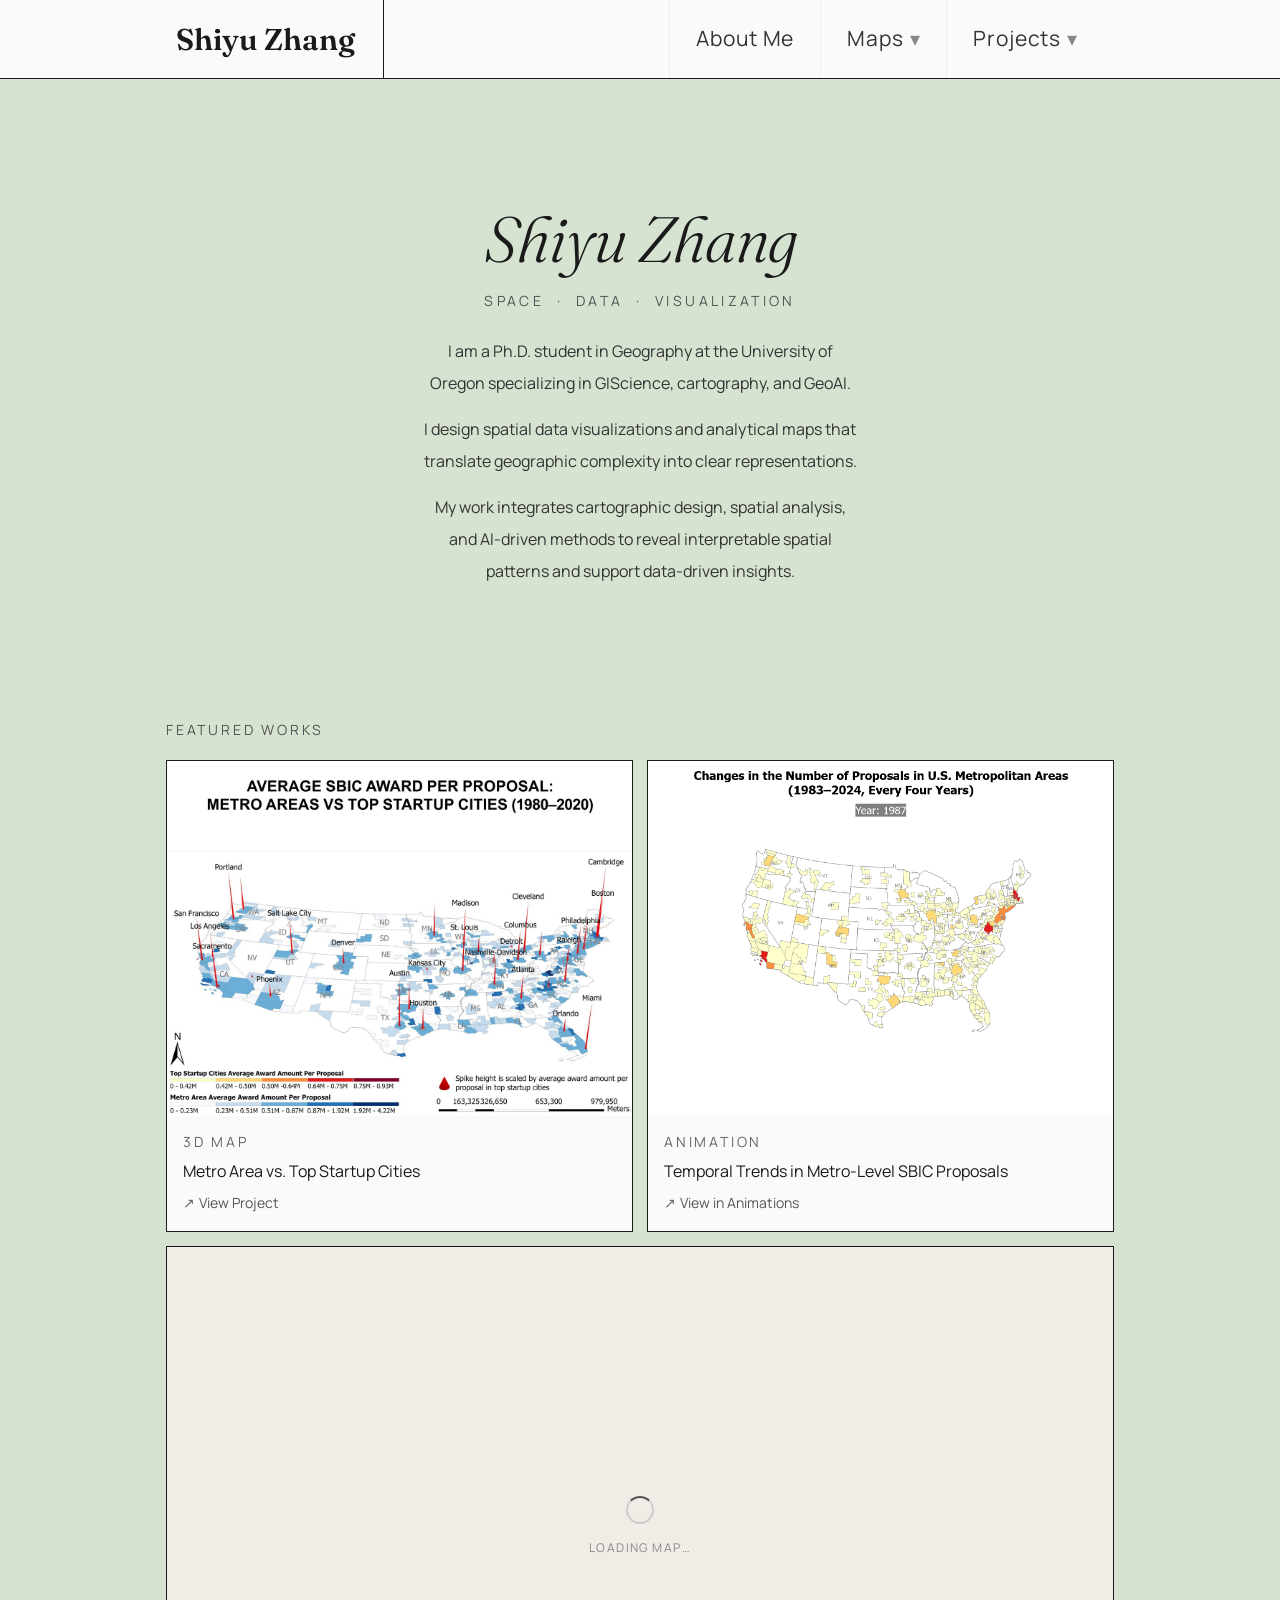
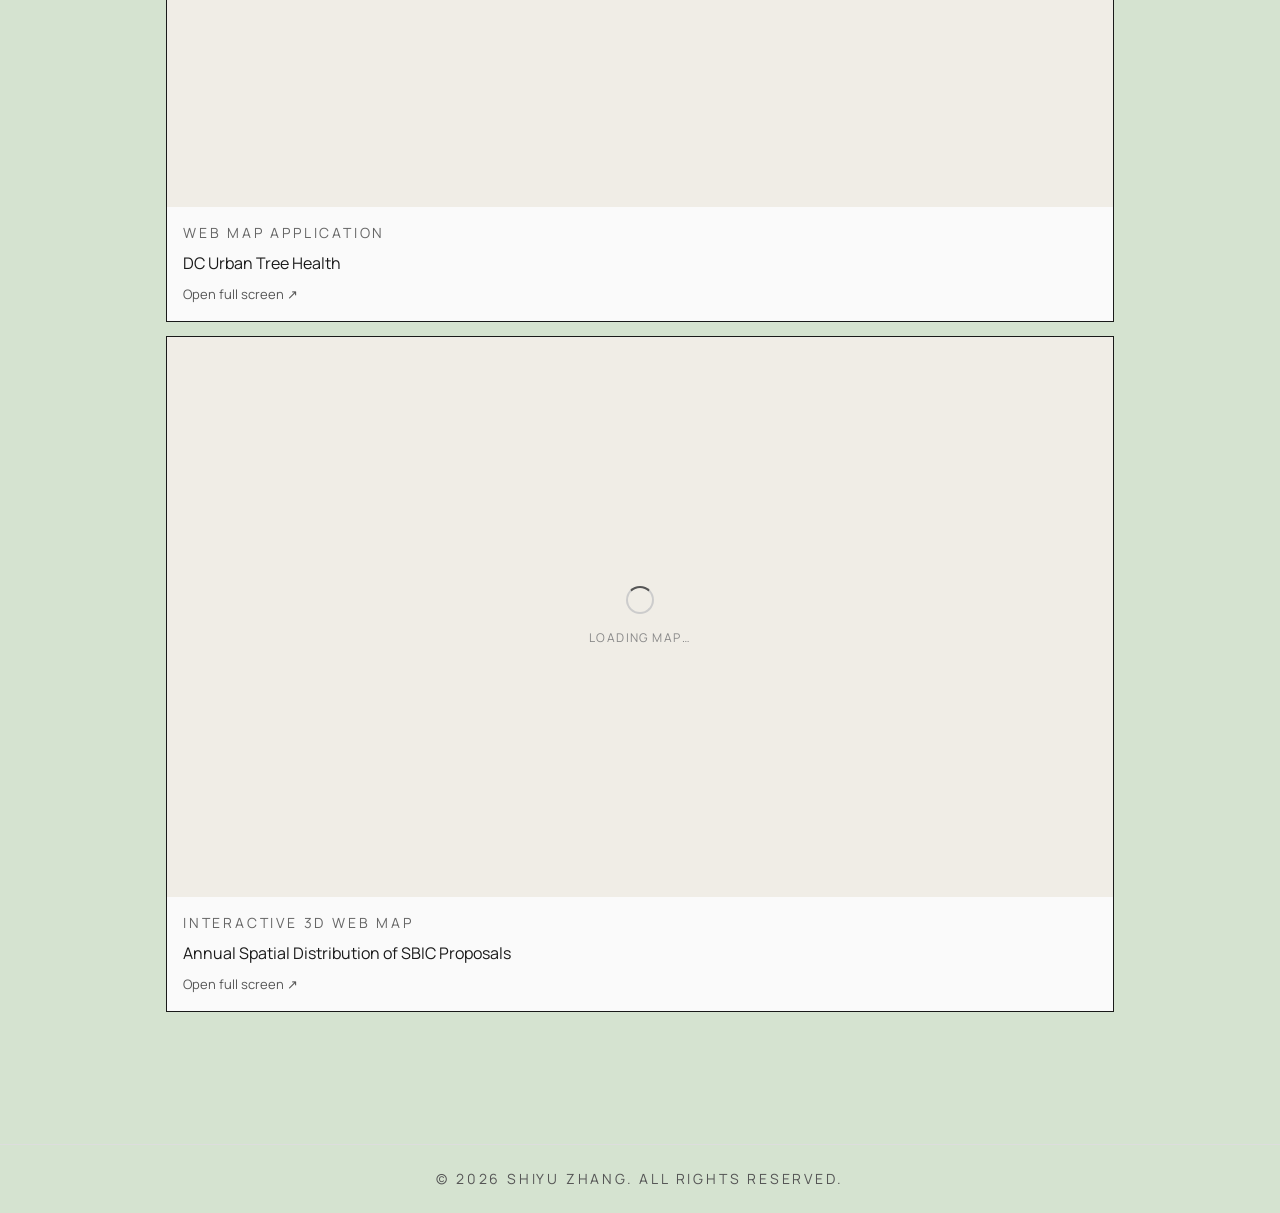
<file: index.html>
<!DOCTYPE html>
<html lang="en">
<head>
  <meta charset="UTF-8">
  <meta name="viewport" content="width=device-width, initial-scale=1.0">
  <meta name="description" content="Shiyu Zhang — GIS Analyst and Cartographer. Spatial data visualization, urban analysis, and AI-driven mapping.">
  <title>Shiyu Zhang — Portfolio</title>
  <link rel="stylesheet" href="style.css">
</head>
<body>

<!-- NAVBAR -->
<nav class="navbar" aria-label="Main navigation">
  <div class="navbar-inner">
    <a class="nav-brand" href="index.html">Shiyu Zhang</a>
    <div class="nav-links">
      <div class="nav-item">
        <a class="nav-link" href="about.html">About Me</a>
      </div>
      <div class="nav-item">
        <span class="nav-link">Maps <span class="arr">▾</span></span>
        <div class="nav-dropdown">
          <a href="maps.html#static">Static Maps</a>
          <a href="maps.html#web">Web Maps</a>
          <a href="maps.html#animation">Animations</a>
        </div>
      </div>
      <div class="nav-item">
        <span class="nav-link">Projects <span class="arr">▾</span></span>
        <div class="nav-dropdown">
          <a href="projects.html#wuhan">Wuhan Catering Industry</a>
          <a href="projects.html#sbic">SBIC Proposals & Awards</a>
          <a href="projects.html#tapwater">Western U.S. Tap Water</a>
        </div>
      </div>
    </div>
  </div>
</nav>

<main>
  <div class="container">
    <div class="page-body">

      <!-- HERO -->
      <section class="hero">

        <div class="hero-text">
          <h1 class="hero-name">Shiyu Zhang</h1>
          <div class="hero-role">SPACE &nbsp;·&nbsp; DATA &nbsp;·&nbsp; VISUALIZATION</div>
          <p class="hero-desc">
            I am a Ph.D. student in Geography at the University of Oregon specializing in GIScience, cartography, and GeoAI.
          </p>
          <p class="hero-desc">
            I design spatial data visualizations and analytical maps that translate geographic complexity into clear representations.
          </p>
          <p class="hero-desc">
            My work integrates cartographic design, spatial analysis, and AI-driven methods to reveal interpretable spatial patterns and support data-driven insights.
          </p>
        </div>


      </section>

      <!-- FEATURED WORKS — 2x3 grid -->
      <section class="sec">
        <div class="section-label">Featured Works</div>
        <div class="featured-grid">

          <!-- Row 1: StaticMaps -->

          <a class="feat-card" href="projects.html#sbic">
            <div class="feat-card-img">
              <img src="Static%20Maps/thumbs/sbic-metro-vs-startup.jpg" alt="Metro Area vs. Top Startup Cities">
            </div>
            <div class="feat-card-body">
              <div class="feat-card-type">3D Map</div>
              <div class="feat-card-title">Metro Area vs. Top Startup Cities</div>
              <div class="feat-card-link">View Project</div>
            </div>
          </a>

          <a class="feat-card" href="maps.html#animation">
            <div class="feat-card-img">
              <img src="Animations/SBIC/Metro_animation/Yearly/Metro_Count.gif" alt="Annual SBIC Proposal Count by Metro Area Animation">
            </div>
            <div class="feat-card-body">
              <div class="feat-card-type">Animation</div>
              <div class="feat-card-title">Temporal Trends in Metro-Level SBIC Proposals</div>
              <div class="feat-card-link">View in Animations</div>
            </div>
          </a>

          <!-- Row 2: Web Map Application -->
          <div class="feat-card feat-card-web feat-card-wide">
            <div class="wc-frame">
              <div class="wc-loading"><div class="wc-loading-spinner"></div>Loading map…</div>
              <iframe src="https://marcia-shiyu.github.io/DCUrbanTreeHealth/" title="DC Tree Health Interactive Map" allowfullscreen></iframe>
            </div>
            <div class="feat-card-body">
              <div class="feat-card-type">Web Map Application</div>
              <div class="feat-card-title">DC Urban Tree Health</div>
              <div class="feat-card-link"><a href="https://marcia-shiyu.github.io/DCUrbanTreeHealth/" target="_blank" rel="noopener">Open full screen ↗</a></div>
            </div>
          </div>

          <!-- Row 3: Web Map -->
          <div class="feat-card feat-card-web feat-card-wide">
            <div class="wc-frame">
              <div class="wc-loading"><div class="wc-loading-spinner"></div>Loading map…</div>
              <iframe src="https://marcia-shiyu.github.io/SBIC/States_Count_3D_animated.html" title="SBIC Proposals by State" allowfullscreen></iframe>
            </div>
            <div class="feat-card-body">
              <div class="feat-card-type">Interactive 3D Web Map</div>
              <div class="feat-card-title">Annual Spatial Distribution of SBIC Proposals</div>
              <div class="feat-card-link"><a href="https://marcia-shiyu.github.io/SBIC/States_Count_3D_animated.html" target="_blank" rel="noopener">Open full screen ↗</a></div>
            </div>
          </div>

        </div>
      </section>

    </div>
  </div>
</main>

<footer class="site-footer">© 2026 Shiyu Zhang. All rights reserved.</footer>

<!-- MODAL -->
<div class="modal-backdrop" id="modalBackdrop" role="dialog" aria-modal="true" aria-labelledby="modalTitle">
  <div class="modal-toolbar">
    <div class="modal-title" id="modalTitle"></div>
    <div class="modal-toolbar-right">
      <button class="modal-zoom-btn" id="modalZoomOut" title="Zoom out">−</button>
      <span class="modal-zoom-level" id="modalZoomLevel">Fit</span>
      <button class="modal-zoom-btn" id="modalZoomIn" title="Zoom in">+</button>
      <button class="modal-zoom-btn" id="modalZoomReset" title="Reset view">Fit</button>
      <button class="modal-close" id="modalClose">✕</button>
    </div>
  </div>
  <button class="modal-arrow modal-arrow-prev" id="modalPrev">&#8249;</button>
  <button class="modal-arrow modal-arrow-next" id="modalNext">&#8250;</button>
  <div class="modal-img" id="modalImg"></div>
  <div class="modal-foot">
    <a id="modalProjectLink" href="#" class="link-tag">Open Project</a>
    <span class="modal-hint">Scroll to zoom &nbsp;·&nbsp; Drag to pan &nbsp;·&nbsp; Double-click to reset</span>
  </div>
</div>

<script src="main.js"></script>
</body>
</html>
</file>
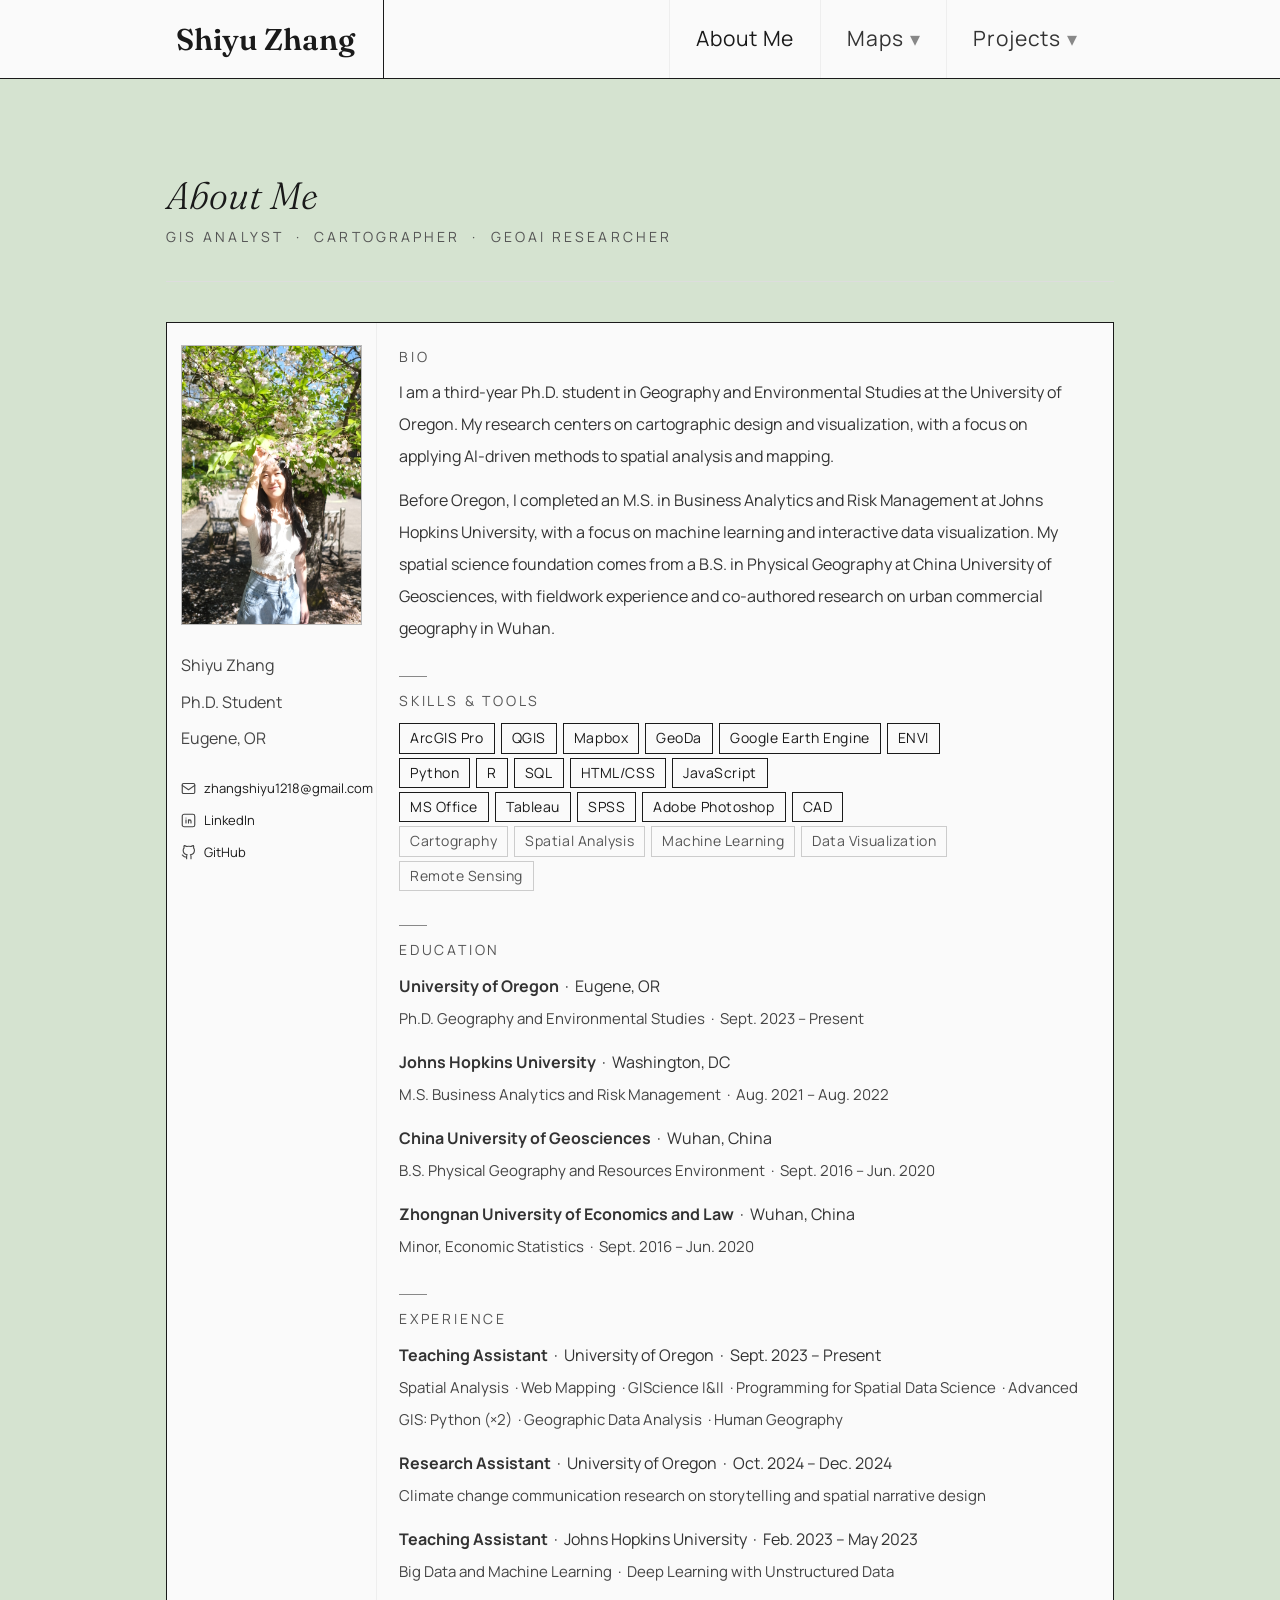
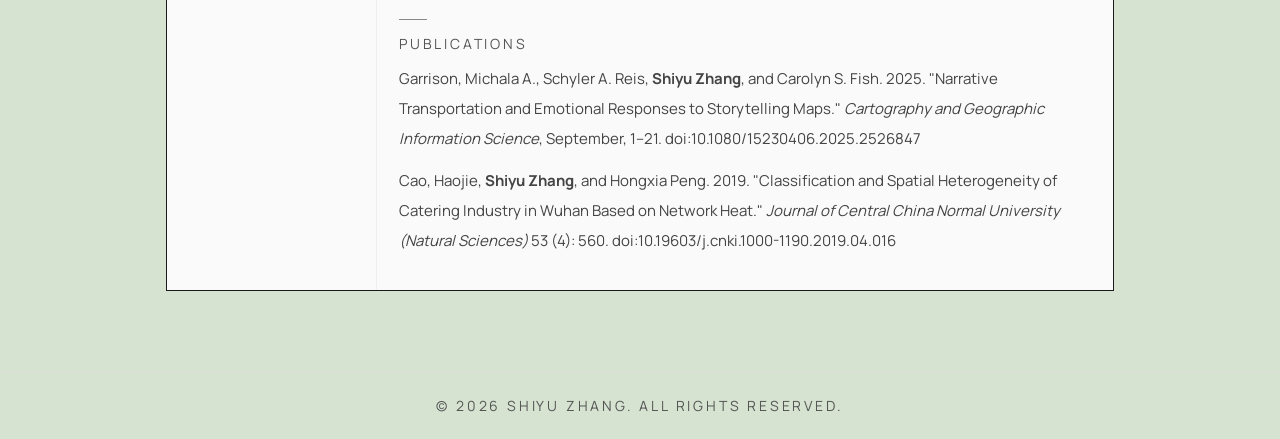
<file: about.html>
<!DOCTYPE html>
<html lang="en">
<head>
  <meta charset="UTF-8">
  <meta name="viewport" content="width=device-width, initial-scale=1.0">
  <meta name="description" content="About Shiyu Zhang — Ph.D. candidate in Geography at the University of Oregon, GIS analyst and cartographer.">
  <title>About — Shiyu Zhang</title>
  <link rel="stylesheet" href="style.css">
</head>
<body>

<!-- NAVBAR -->
<nav class="navbar" aria-label="Main navigation">
  <div class="navbar-inner">
    <a class="nav-brand" href="index.html">Shiyu Zhang</a>
    <div class="nav-links">
      <div class="nav-item">
        <a class="nav-link active" href="about.html">About Me</a>
      </div>
      <div class="nav-item">
        <span class="nav-link">Maps <span class="arr">▾</span></span>
        <div class="nav-dropdown">
          <a href="maps.html#static">Static Maps</a>
          <a href="maps.html#web">Web Maps</a>
          <a href="maps.html#animation">Animations</a>
        </div>
      </div>
      <div class="nav-item">
        <span class="nav-link">Projects <span class="arr">▾</span></span>
        <div class="nav-dropdown">
          <a href="projects.html#wuhan">Wuhan Catering Industry</a>
          <a href="projects.html#sbic">SBIC Proposals & Awards</a>
          <a href="projects.html#tapwater">Western U.S. Tap Water</a>
        </div>
      </div>
    </div>
  </div>
</nav>

<main>
  <div class="container">
    <div class="page-body">

      <div class="page-header">
        <h1 class="page-header-title">About Me</h1>
        <div class="page-header-sub">GIS Analyst &nbsp;·&nbsp; Cartographer &nbsp;·&nbsp; GeoAI Researcher</div>
      </div>

      <div class="about-container">
        <div class="about-layout">

          <!-- LEFT — photo + quick identity info -->
          <div class="about-left">
            <div class="photo-box">
              <img src="Photo/ZSY.jpg" alt="Shiyu Zhang">
            </div>
            <div class="about-meta">
              Shiyu Zhang<br>
              Ph.D. Student<br>
              Eugene, OR
            </div>
            <div class="about-contact">
              <a class="about-contact-item" href="mailto:zhangshiyu1218@gmail.com">
                <svg width="15" height="15" viewBox="0 0 24 24" fill="none" stroke="currentColor" stroke-width="1.8" stroke-linecap="round" stroke-linejoin="round"><rect x="2" y="4" width="20" height="16" rx="2"/><path d="m2 7 10 7 10-7"/></svg>
                <span>zhangshiyu1218@gmail.com</span>
              </a>
              <a class="about-contact-item" href="https://www.linkedin.com/in/shiyu-zhang-965b5021a/" target="_blank" rel="noopener">
                <svg width="15" height="15" viewBox="0 0 24 24" fill="none" stroke="currentColor" stroke-width="1.8" stroke-linecap="round" stroke-linejoin="round"><rect x="2" y="2" width="20" height="20" rx="3"/><path d="M8 11v5M8 8v.01M12 16v-5"/><path d="M12 13a2 2 0 0 1 4 0v3"/></svg>
                <span>LinkedIn</span>
              </a>
              <a class="about-contact-item" href="https://github.com/marcia-shiyu" target="_blank" rel="noopener">
                <svg width="15" height="15" viewBox="0 0 24 24" fill="none" stroke="currentColor" stroke-width="1.8" stroke-linecap="round" stroke-linejoin="round"><path d="M9 19c-5 1.5-5-2.5-7-3m14 6v-3.87a3.37 3.37 0 0 0-.94-2.61c3.14-.35 6.44-1.54 6.44-7A5.44 5.44 0 0 0 20 4.77 5.07 5.07 0 0 0 19.91 1S18.73.65 16 2.48a13.38 13.38 0 0 0-7 0C6.27.65 5.09 1 5.09 1A5.07 5.07 0 0 0 5 4.77a5.44 5.44 0 0 0-1.5 3.78c0 5.42 3.3 6.61 6.44 7A3.37 3.37 0 0 0 9 18.13V22"/></svg>
                <span>GitHub</span>
              </a>
            </div>
          </div>

          <!-- RIGHT — bio, skills, education -->
          <div class="about-right">

            <div class="about-sub-label">Bio</div>
            <p class="about-text">
              I am a third-year Ph.D. student in Geography and Environmental Studies at the University of Oregon. My research centers on cartographic design and visualization, with a focus on applying AI-driven methods to spatial analysis and mapping.
            </p>
            <p class="about-text">
              Before Oregon, I completed an M.S. in Business Analytics and Risk Management at Johns Hopkins University, with a focus on machine learning and interactive data visualization. My spatial science foundation comes from a B.S. in Physical Geography at China University of Geosciences, with fieldwork experience and co-authored research on urban commercial geography in Wuhan.
            </p>

            <div class="about-sub-label">Skills &amp; Tools</div>
            <div class="tag-group">
              <span class="tag tool">ArcGIS Pro</span>
              <span class="tag tool">QGIS</span>
              <span class="tag tool">Mapbox</span>
              <span class="tag tool">GeoDa</span>
              <span class="tag tool">Google Earth Engine</span>
              <span class="tag tool">ENVI</span>
              <br>
              <span class="tag tool">Python</span>
              <span class="tag tool">R</span>
              <span class="tag tool">SQL</span>
              <span class="tag tool">HTML/CSS</span>
              <span class="tag tool">JavaScript</span>
              <br>
              <span class="tag tool">MS Office</span>
              <span class="tag tool">Tableau</span>
              <span class="tag tool">SPSS</span>
              <span class="tag tool">Adobe Photoshop</span>
              <span class="tag tool">CAD</span>
              <br>
              <span class="tag">Cartography</span>
              <span class="tag">Spatial Analysis</span>
              <span class="tag">Machine Learning</span>
              <span class="tag">Data Visualization</span>
              <span class="tag">Remote Sensing</span>
            </div>

            <div class="about-sub-label">Education</div>
            <p class="about-text">
              <strong>University of Oregon</strong> &nbsp;·&nbsp; Eugene, OR<br>
              <span style="font-size:15px; color:#444;">Ph.D. Geography and Environmental Studies &nbsp;·&nbsp; Sept. 2023 – Present</span>
            </p>
            <p class="about-text">
              <strong>Johns Hopkins University</strong> &nbsp;·&nbsp; Washington, DC<br>
              <span style="font-size:15px; color:#444;">M.S. Business Analytics and Risk Management &nbsp;·&nbsp; Aug. 2021 – Aug. 2022</span>
            </p>
            <p class="about-text">
              <strong>China University of Geosciences</strong> &nbsp;·&nbsp; Wuhan, China<br>
              <span style="font-size:15px; color:#444;">B.S. Physical Geography and Resources Environment &nbsp;·&nbsp; Sept. 2016 – Jun. 2020</span>
            </p>
            <p class="about-text">
              <strong>Zhongnan University of Economics and Law</strong> &nbsp;·&nbsp; Wuhan, China<br>
              <span style="font-size:15px; color:#444;">Minor, Economic Statistics &nbsp;·&nbsp; Sept. 2016 – Jun. 2020</span>
            </p>

            <div class="about-sub-label">Experience</div>
            <p class="about-text">
              <strong>Teaching Assistant</strong> &nbsp;·&nbsp; University of Oregon &nbsp;·&nbsp; Sept. 2023 – Present<br>
              <span style="font-size:15px; color:#444;">Spatial Analysis &nbsp;· Web Mapping &nbsp;· GIScience I&II &nbsp;· Programming for Spatial Data Science &nbsp;· Advanced GIS: Python (×2) &nbsp;· Geographic Data Analysis &nbsp;· Human Geography</span>
            </p>
            <p class="about-text">
              <strong>Research Assistant</strong> &nbsp;·&nbsp; University of Oregon &nbsp;·&nbsp; Oct. 2024 – Dec. 2024<br>
              <span style="font-size:15px; color:#444;">Climate change communication research on storytelling and spatial narrative design</span>
            </p>
            <p class="about-text">
              <strong>Teaching Assistant</strong> &nbsp;·&nbsp; Johns Hopkins University &nbsp;·&nbsp; Feb. 2023 – May 2023<br>
              <span style="font-size:15px; color:#444;">Big Data and Machine Learning &nbsp;·&nbsp; Deep Learning with Unstructured Data</span>
            </p>

            <div class="about-sub-label">Publications</div>
            <p class="about-text" style="font-size:15px; color:#444;">
              Garrison, Michala A., Schyler A. Reis, <strong>Shiyu Zhang</strong>, and Carolyn S. Fish. 2025. "Narrative Transportation and Emotional Responses to Storytelling Maps." <em>Cartography and Geographic Information Science</em>, September, 1–21. doi:<a href="https://doi.org/10.1080/15230406.2025.2526847" target="_blank" rel="noopener">10.1080/15230406.2025.2526847</a>
            </p>
            <p class="about-text" style="font-size:15px; color:#444;">
              Cao, Haojie, <strong>Shiyu Zhang</strong>, and Hongxia Peng. 2019. "Classification and Spatial Heterogeneity of Catering Industry in Wuhan Based on Network Heat." <em>Journal of Central China Normal University (Natural Sciences)</em> 53 (4): 560. doi:<a href="https://doi.org/10.19603/j.cnki.1000-1190.2019.04.016" target="_blank" rel="noopener">10.19603/j.cnki.1000-1190.2019.04.016</a>
            </p>

          </div>
        </div>

      </div>

    </div>
  </div>
</main>

<footer class="site-footer">© 2026 Shiyu Zhang. All rights reserved.</footer>

<script src="main.js"></script>
</body>
</html>
</file>
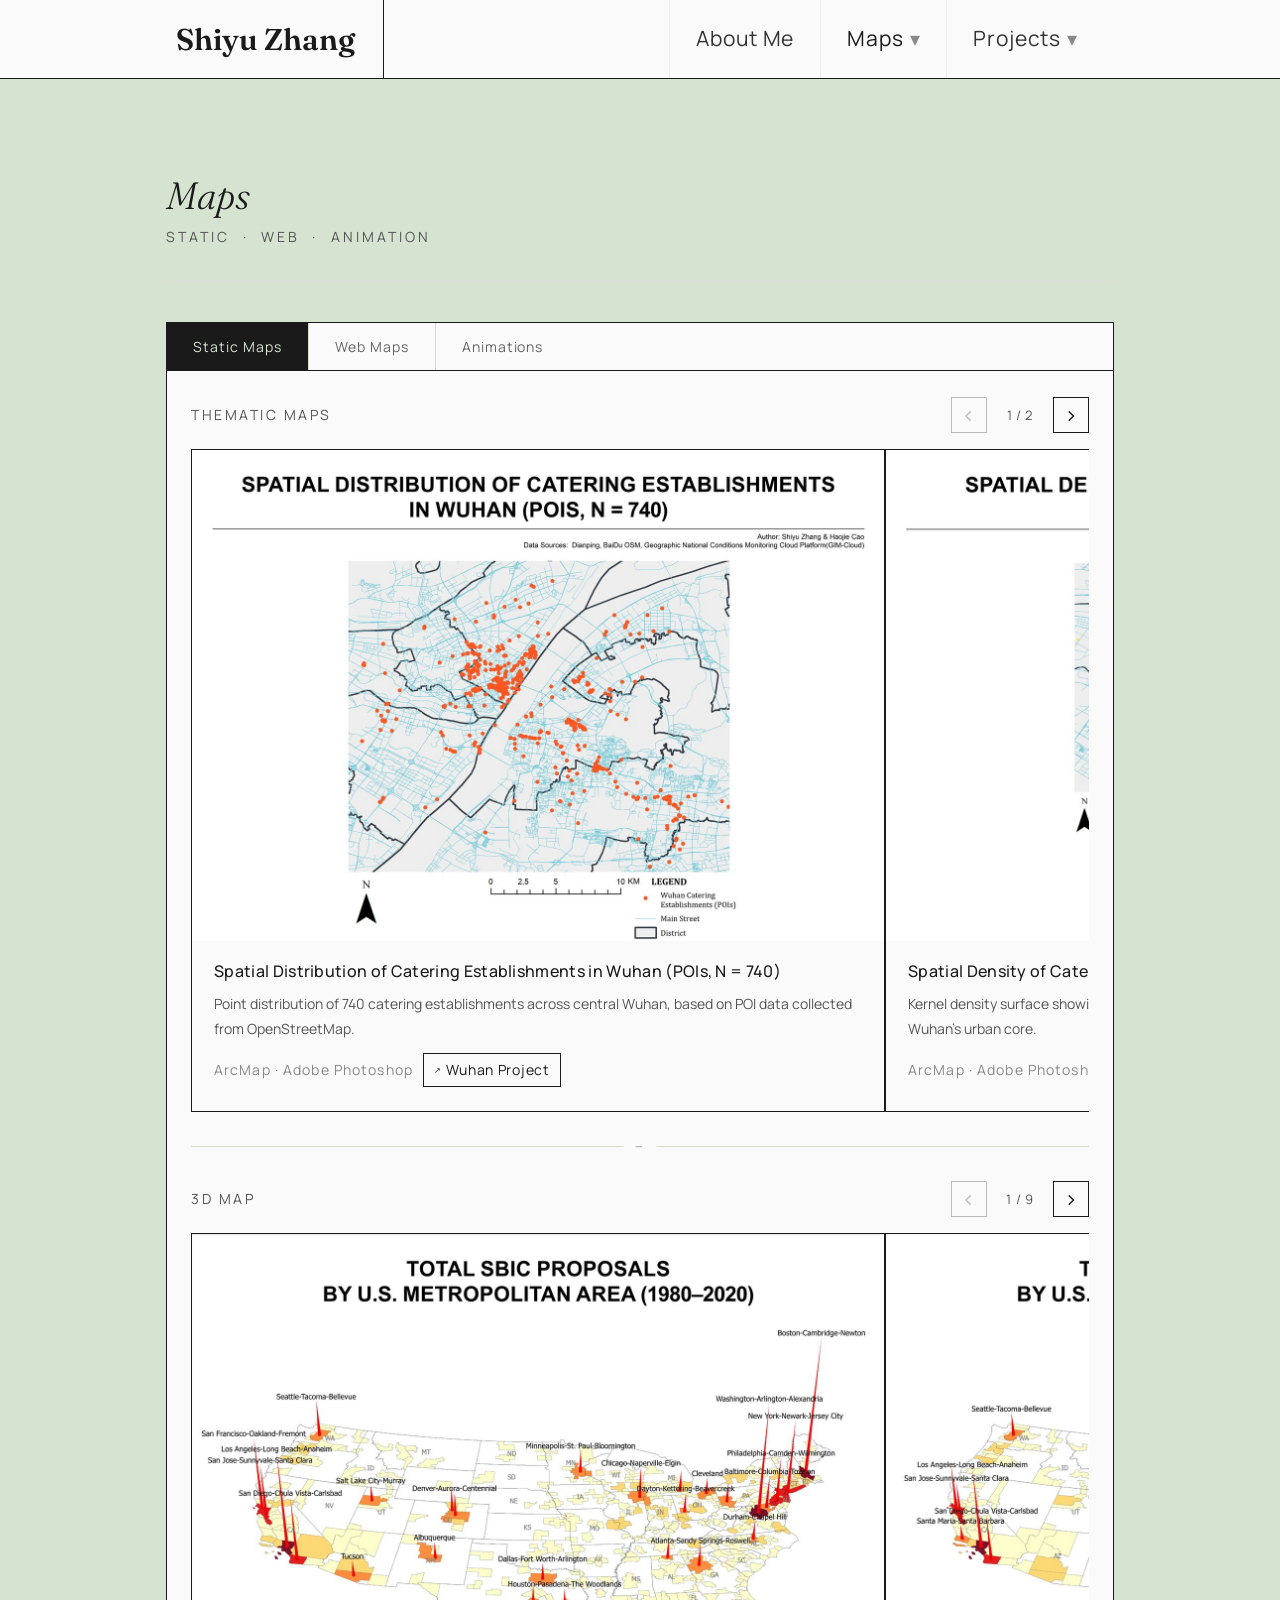
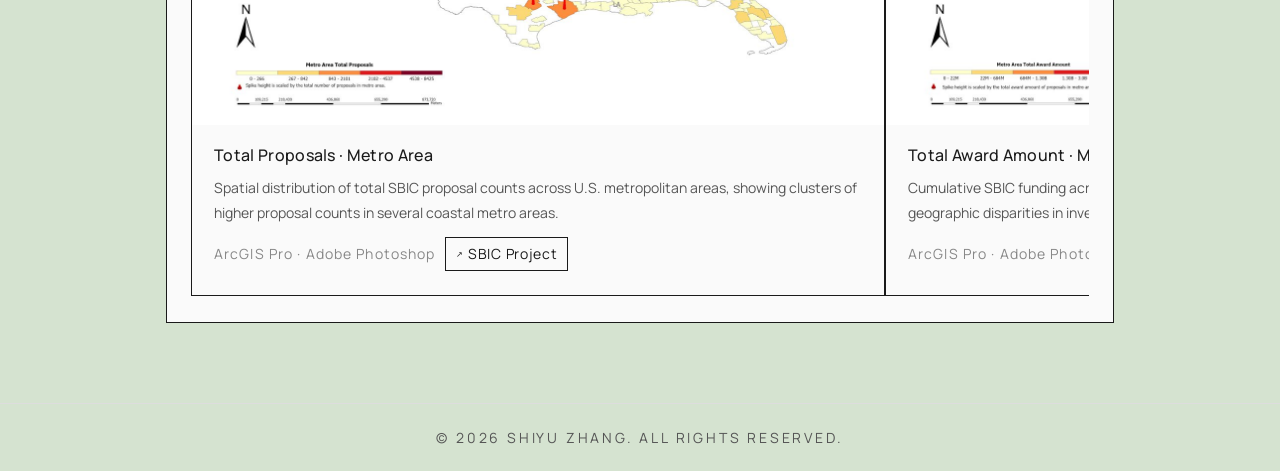
<file: maps.html>
<!DOCTYPE html>
<html lang="en">
<head>
  <meta charset="UTF-8">
  <meta name="viewport" content="width=device-width, initial-scale=1.0">
  <meta name="description" content="Maps by Shiyu Zhang — static cartography, interactive web maps, and animated visualizations.">
  <title>Maps — Shiyu Zhang</title>
  <link rel="stylesheet" href="style.css">
</head>
<body>

<!-- NAVBAR -->
<nav class="navbar" aria-label="Main navigation">
  <div class="navbar-inner">
    <a class="nav-brand" href="index.html">Shiyu Zhang</a>
    <div class="nav-links">
      <div class="nav-item">
        <a class="nav-link" href="about.html">About Me</a>
      </div>
      <div class="nav-item">
        <span class="nav-link active">Maps <span class="arr">▾</span></span>
        <div class="nav-dropdown">
          <a href="#static">Static Maps</a>
          <a href="#web">Web Maps</a>
          <a href="#animation">Animations</a>
        </div>
      </div>
      <div class="nav-item">
        <span class="nav-link">Projects <span class="arr">▾</span></span>
        <div class="nav-dropdown">
          <a href="projects.html#wuhan">Wuhan Catering Industry</a>
          <a href="projects.html#sbic">SBIC Proposals & Awards</a>
          <a href="projects.html#tapwater">Western U.S. Tap Water</a>
        </div>
      </div>
    </div>
  </div>
</nav>

<main>
  <div class="container">
    <div class="page-body">

      <div class="page-header">
        <h1 class="page-header-title">Maps</h1>
        <div class="page-header-sub">Static &nbsp;·&nbsp; Web &nbsp;·&nbsp; Animation</div>
      </div>

      <div class="maps-container">

        <!-- TABS -->
        <div class="tabs" role="tablist" aria-label="Map categories">
          <button class="tab-btn" data-tab="tab-static"    role="tab">Static Maps</button>
          <button class="tab-btn" data-tab="tab-web"       role="tab">Web Maps</button>
          <button class="tab-btn" data-tab="tab-animation" role="tab">Animations</button>
        </div>

        <!-- ── TAB 1: STATIC MAPS ──────────────────────── -->
        <div class="tab-content" id="tab-static" role="tabpanel">

          <!-- GROUP 1: Thematic Maps -->
          <div class="map-group">
            <div class="map-group-header">
              <div class="map-group-title">Thematic Maps</div>
              <div class="carousel-nav">
                <button class="carousel-prev" aria-label="Previous map" disabled>&#8249;</button>
                <span class="carousel-counter">1 / 2</span>
                <button class="carousel-next" aria-label="Next map">&#8250;</button>
              </div>
            </div>
            <div class="map-carousel">
              <div class="carousel-track">

                <div class="map-card">
                  <div class="map-card-img"
                       data-modal-title="Spatial Distribution of Catering Establishments in Wuhan (POIs, N = 740)"
                       data-modal-img="Static%20Maps/Wuhan/wuhan-all-pois.jpg"
                       data-modal-project="projects.html#wuhan">
                    <img decoding="async" src="Static%20Maps/thumbs/wuhan-all-pois.jpg" alt="Spatial Distribution of Catering Establishments in Wuhan">
                    <span class="zoom-hint">⊕</span>
                  </div>
                  <div class="map-card-body">
                    <div class="map-card-title">Spatial Distribution of Catering Establishments in Wuhan (POIs, N = 740)</div>
                    <p class="map-card-desc">Point distribution of 740 catering establishments across central Wuhan, based on POI data collected from OpenStreetMap.</p>
                    <div class="map-card-tools">
                      <span class="map-card-tool">ArcMap · Adobe Photoshop</span>
                      <a href="projects.html#wuhan" class="link-tag">Wuhan Project</a>
                    </div>
                  </div>
                </div>

                <div class="map-card">
                  <div class="map-card-img"
                       data-modal-title="Spatial Density of Catering Establishments in Wuhan"
                       data-modal-img="Static%20Maps/Wuhan/wuhan-kde.jpg"
                       data-modal-project="projects.html#wuhan">
                    <img decoding="async" src="Static%20Maps/thumbs/wuhan-kde.jpg" alt="Spatial Density of Catering Establishments in Wuhan">
                    <span class="zoom-hint">⊕</span>
                  </div>
                  <div class="map-card-body">
                    <div class="map-card-title">Spatial Density of Catering Establishments in Wuhan</div>
                    <p class="map-card-desc">Kernel density surface showing areas with higher concentrations of catering establishments across Wuhan's urban core.</p>
                    <div class="map-card-tools">
                      <span class="map-card-tool">ArcMap · Adobe Photoshop</span>
                      <a href="projects.html#wuhan" class="link-tag">Wuhan Project</a>
                    </div>
                  </div>
                </div>

              </div>
            </div>
          </div>

          <div class="break-bar">—</div>

          <!-- GROUP 2: 3D Map -->
          <div class="map-group">
            <div class="map-group-header">
              <div class="map-group-title">3D Map</div>
              <div class="carousel-nav">
                <button class="carousel-prev" aria-label="Previous map" disabled>&#8249;</button>
                <span class="carousel-counter">1 / 9</span>
                <button class="carousel-next" aria-label="Next map">&#8250;</button>
              </div>
            </div>
            <div class="map-carousel">
              <div class="carousel-track">

                <div class="map-card">
                  <div class="map-card-img"
                       data-modal-title="Total SBIC Proposals by U.S. Metropolitan Area (1980–2020)"
                       data-modal-img="Static%20Maps/SBIC/sbic-total-proposals-metro.jpg"
                       data-modal-project="projects.html#sbic">
                    <img decoding="async" src="Static%20Maps/thumbs/sbic-total-proposals-metro.jpg" alt="Total SBIC Proposals by U.S. Metropolitan Area">
                    <span class="zoom-hint">⊕</span>
                  </div>
                  <div class="map-card-body">
                    <div class="map-card-title">Total Proposals · Metro Area</div>
                    <p class="map-card-desc">Spatial distribution of total SBIC proposal counts across U.S. metropolitan areas, showing clusters of higher proposal counts in several coastal metro areas.</p>
                    <div class="map-card-tools">
                      <span class="map-card-tool">ArcGIS Pro · Adobe Photoshop</span>
                      <a href="projects.html#sbic" class="link-tag">SBIC Project</a>
                    </div>
                  </div>
                </div>

                <div class="map-card">
                  <div class="map-card-img"
                       data-modal-title="Total SBIC Award Amount by U.S. Metropolitan Area (1980–2020)"
                       data-modal-img="Static%20Maps/SBIC/sbic-total-award-metro.jpg"
                       data-modal-project="projects.html#sbic">
                    <img decoding="async" src="Static%20Maps/thumbs/sbic-total-award-metro.jpg" alt="Total SBIC Award Amount by U.S. Metropolitan Area">
                    <span class="zoom-hint">⊕</span>
                  </div>
                  <div class="map-card-body">
                    <div class="map-card-title">Total Award Amount · Metro Area</div>
                    <p class="map-card-desc">Cumulative SBIC funding across U.S. metropolitan areas from 1980–2020, highlighting persistent geographic disparities in investment.</p>
                    <div class="map-card-tools">
                      <span class="map-card-tool">ArcGIS Pro · Adobe Photoshop</span>
                      <a href="projects.html#sbic" class="link-tag">SBIC Project</a>
                    </div>
                  </div>
                </div>

                <div class="map-card">
                  <div class="map-card-img"
                       data-modal-title="Average SBIC Award Amount per Proposal by U.S. Metropolitan Area (1980–2020)"
                       data-modal-img="Static%20Maps/SBIC/sbic-avg-award-metro.jpg"
                       data-modal-project="projects.html#sbic">
                    <img decoding="async" src="Static%20Maps/thumbs/sbic-avg-award-metro.jpg" alt="Average SBIC Award Amount per Proposal by U.S. Metropolitan Area">
                    <span class="zoom-hint">⊕</span>
                  </div>
                  <div class="map-card-body">
                    <div class="map-card-title">Avg. Award per Proposal · Metro Area</div>
                    <p class="map-card-desc">Average SBIC funding per proposal across U.S. metropolitan areas, shown using a combined choropleth and spike map.</p>
                    <div class="map-card-tools">
                      <span class="map-card-tool">ArcGIS Pro · Adobe Photoshop</span>
                      <a href="projects.html#sbic" class="link-tag">SBIC Project</a>
                    </div>
                  </div>
                </div>

                <div class="map-card">
                  <div class="map-card-img"
                       data-modal-title="Total SBIC Proposals by Top-Ranked Startup Cities (1980–2020)"
                       data-modal-img="Static%20Maps/SBIC/sbic-total-proposals-startupcities.jpg"
                       data-modal-project="projects.html#sbic">
                    <img decoding="async" src="Static%20Maps/thumbs/sbic-total-proposals-startupcities.jpg" alt="Total SBIC Proposals by Top-Ranked Startup Cities">
                    <span class="zoom-hint">⊕</span>
                  </div>
                  <div class="map-card-body">
                    <div class="map-card-title">Total Proposals · Startup Cities</div>
                    <p class="map-card-desc">Spatial distribution of SBIC proposal counts in top-ranked Startup cities, shown within their broader metropolitan contexts.</p>
                    <div class="map-card-tools">
                      <span class="map-card-tool">ArcGIS Pro · Adobe Photoshop</span>
                      <a href="projects.html#sbic" class="link-tag">SBIC Project</a>
                    </div>
                  </div>
                </div>

                <div class="map-card">
                  <div class="map-card-img"
                       data-modal-title="Total SBIC Award Amount by Top-Ranked Startup Cities (1980–2020)"
                       data-modal-img="Static%20Maps/SBIC/sbic-total-award-startupcities.jpg"
                       data-modal-project="projects.html#sbic">
                    <img decoding="async" src="Static%20Maps/thumbs/sbic-total-award-startupcities.jpg" alt="Total SBIC Award Amount by Top-Ranked Startup Cities">
                    <span class="zoom-hint">⊕</span>
                  </div>
                  <div class="map-card-body">
                    <div class="map-card-title">Total Award Amount · Startup Cities</div>
                    <p class="map-card-desc">Cumulative SBIC funding received by top-ranked Startup cities, shown within their broader metropolitan contexts.</p>
                    <div class="map-card-tools">
                      <span class="map-card-tool">ArcGIS Pro · Adobe Photoshop</span>
                      <a href="projects.html#sbic" class="link-tag">SBIC Project</a>
                    </div>
                  </div>
                </div>

                <div class="map-card">
                  <div class="map-card-img"
                       data-modal-title="Average SBIC Award Amount per Proposal by Top-Ranked Startup Cities (1980–2020)"
                       data-modal-img="Static%20Maps/SBIC/sbic-avg-award-startupcities.jpg"
                       data-modal-project="projects.html#sbic">
                    <img decoding="async" src="Static%20Maps/thumbs/sbic-avg-award-startupcities.jpg" alt="Average SBIC Award Amount per Proposal by Top-Ranked Startup Cities">
                    <span class="zoom-hint">⊕</span>
                  </div>
                  <div class="map-card-body">
                    <div class="map-card-title">Avg. Award per Proposal · Startup Cities</div>
                    <p class="map-card-desc">Average SBIC award amount per proposal in top-ranked Startup cities, compared with their surrounding metropolitan areas.</p>
                    <div class="map-card-tools">
                      <span class="map-card-tool">ArcGIS Pro · Adobe Photoshop</span>
                      <a href="projects.html#sbic" class="link-tag">SBIC Project</a>
                    </div>
                  </div>
                </div>

                <div class="map-card">
                  <div class="map-card-img"
                       data-modal-title="SBIC Award Patterns: Metropolitan Areas vs. Top Startup Cities (1980–2020)"
                       data-modal-img="Static%20Maps/SBIC/sbic-metro-vs-startup.jpg"
                       data-modal-project="projects.html#sbic">
                    <img decoding="async" src="Static%20Maps/thumbs/sbic-metro-vs-startup.jpg" alt="SBIC Award Metropolitan Areas vs Top Startup Cities">
                    <span class="zoom-hint">⊕</span>
                  </div>
                  <div class="map-card-body">
                    <div class="map-card-title">Metro Areas vs. Top Startup Cities</div>
                    <p class="map-card-desc">Comparative map showing average SBIC award per proposal in metropolitan areas alongside top startup cities.</p>
                    <div class="map-card-tools">
                      <span class="map-card-tool">ArcGIS Pro · Adobe Photoshop</span>
                      <a href="projects.html#sbic" class="link-tag">SBIC Project</a>
                    </div>
                  </div>
                </div>

                <div class="map-card">
                  <div class="map-card-img"
                       data-modal-title="Cumulative SBIC Proposal Count by U.S. Area (1980–2020)"
                       data-modal-img="Static%20Maps/SBIC/count_cumulative_map.png"
                       data-modal-project="projects.html#sbic">
                    <img decoding="async" src="Static%20Maps/thumbs/count_cumulative_map.jpg" alt="Cumulative SBIC Proposal Count Map">
                    <span class="zoom-hint">⊕</span>
                  </div>
                  <div class="map-card-body">
                    <div class="map-card-title">Total SBIC Proposals · States</div>
                    <p class="map-card-desc">Spatial distribution of total SBIC proposals across U.S. states from 1983 to 2020.</p>
                    <div class="map-card-tools">
                      <span class="map-card-tool">Python (Plotly)</span>
                      <a href="projects.html#sbic" class="link-tag">SBIC Project</a>
                    </div>
                  </div>
                </div>

                <div class="map-card">
                  <div class="map-card-img"
                       data-modal-title="KDE Density of SBIC Funding Across the United States (1980–2020)"
                       data-modal-img="Static%20Maps/SBIC/kde_density_map_usa.png"
                       data-modal-project="projects.html#sbic">
                    <img decoding="async" src="Static%20Maps/thumbs/kde_density_map_usa.jpg" alt="KDE Density of SBIC Funding Across the USA">
                    <span class="zoom-hint">⊕</span>
                  </div>
                  <div class="map-card-body">
                    <div class="map-card-title">Kernel Density of SBIC Proposals · States</div>
                    <p class="map-card-desc">Kernel density estimation highlighting the spatial concentration of SBIC proposals across the United States.</p>
                    <div class="map-card-tools">
                      <span class="map-card-tool">Python (Plotly)</span>
                      <a href="projects.html#sbic" class="link-tag">SBIC Project</a>
                    </div>
                  </div>
                </div>

              </div>
            </div>
          </div>

        </div><!-- /tab-static -->

        <!-- ── TAB 2: WEB MAPS ─────────────────────────── -->
        <div class="tab-content" id="tab-web" role="tabpanel">
          <div class="web-maps">

            <!-- GROUP 1: Web Map Application -->
            <div class="map-group-header">
              <div class="map-group-title">Web Map Application</div>
            </div>

            <div class="web-card">
              <div class="wc-frame">
                <div class="wc-loading"><div class="wc-loading-spinner"></div>Loading map…</div>
                <iframe
                  data-src="https://marcia-shiyu.github.io/DCUrbanTreeHealth/"
                  title="DC Tree Health Interactive Map"
                  allowfullscreen>
                </iframe>
              </div>
              <div class="wc-foot">
                <span class="wc-foot-title">DC Urban Tree Health <span class="wc-foot-tool">Mapbox GL JS · Python</span></span>
                <a href="https://marcia-shiyu.github.io/DCUrbanTreeHealth/" target="_blank" rel="noopener">Open full screen ↗</a>
              </div>
            </div>

            <div class="break-bar">—</div>

            <!-- GROUP 2: 3D Visualization -->
            <div class="map-group-header" id="web-3d">
              <div class="map-group-title">3D Visualization</div>
            </div>

            <div class="web-card">
              <div class="wc-frame">
                <div class="wc-loading"><div class="wc-loading-spinner"></div>Loading map…</div>
                <iframe
                  data-src="https://marcia-shiyu.github.io/SBIC/States_Count_3D_animated.html"
                  title="SBIC Proposals by State 3D Interactive Map"
                  allowfullscreen>
                </iframe>
              </div>
              <div class="wc-foot">
                <span class="wc-foot-title">Annual Spatial Distribution <span class="wc-foot-tool">Python (Plotly)</span></span>
                <span>
                  <a href="projects.html#sbic" class="link-tag">SBIC Project</a>
                  &nbsp;&nbsp;
                  <a href="https://marcia-shiyu.github.io/SBIC/States_Count_3D_animated.html" target="_blank" rel="noopener">Open full screen ↗</a>
                </span>
              </div>
            </div>

            <div class="web-card-divider">·</div>

            <div class="web-card">
              <div class="wc-frame">
                <div class="wc-loading"><div class="wc-loading-spinner"></div>Loading map…</div>
                <iframe
                  data-src="https://marcia-shiyu.github.io/SBIC/KDE_3D_animated.html"
                  title="SBIC Proposal Density Surface 3D Interactive Map"
                  allowfullscreen>
                </iframe>
              </div>
              <div class="wc-foot">
                <span class="wc-foot-title">Annual Proposals Spatial Density <span class="wc-foot-tool">Python (Plotly)</span></span>
                <span>
                  <a href="projects.html#sbic" class="link-tag">SBIC Project</a>
                  &nbsp;&nbsp;
                  <a href="https://marcia-shiyu.github.io/SBIC/KDE_3D_animated.html" target="_blank" rel="noopener">Open full screen ↗</a>
                </span>
              </div>
            </div>

          </div>
        </div><!-- /tab-web -->

        <!-- ── TAB 3: ANIMATION ────────────────────────── -->
        <div class="tab-content" id="tab-animation" role="tabpanel">

          <!-- GROUP 1: SBIC Proposal Activity -->
          <div class="map-group">
            <div class="map-group-header">
              <div class="map-group-title">SBIC Proposal Activity · Metro Areas</div>
              <div class="carousel-nav">
                <button class="carousel-prev" aria-label="Previous" disabled>&#8249;</button>
                <span class="carousel-counter">1 / 3</span>
                <button class="carousel-next" aria-label="Next">&#8250;</button>
              </div>
            </div>
            <div class="map-carousel">
              <div class="carousel-track">

                <div class="map-card">
                  <div class="map-card-img"
                       data-modal-title="Annual SBIC Proposal Count by U.S. Metro Area (1983–2024, Every Four Years)"
                       data-modal-img="Animations/SBIC/Metro_animation/Yearly/Metro_Count.gif"
                       data-modal-project="projects.html#sbic">
                    <img src="Animations/SBIC/Metro_animation/Yearly/Metro_Count.gif" alt="Annual SBIC Proposal Count by Metro Area Animation">
                    <span class="zoom-hint">⊕</span>
                  </div>
                  <div class="map-card-body">
                    <div class="map-card-title">Total Proposals · Metro Area</div>
                    <p class="map-card-desc">Choropleth animation showing the number of SBIC proposals received by each U.S. metropolitan area at four-year snapshots from 1983 to 2024.</p>
                    <div class="map-card-tools">
                      <span class="map-card-tool">ArcGIS Pro</span>
                      <a href="projects.html#sbic" class="link-tag">SBIC Project</a>
                    </div>
                  </div>
                </div>

                <div class="map-card">
                  <div class="map-card-img"
                       data-modal-title="Annual SBIC Award Amount by U.S. Metro Area (1983–2024, Every Four Years)"
                       data-modal-img="Animations/SBIC/Metro_animation/Yearly/Metro_Amount.gif"
                       data-modal-project="projects.html#sbic">
                    <img src="Animations/SBIC/Metro_animation/Yearly/Metro_Amount.gif" alt="Annual SBIC Award Amount by Metro Area Animation">
                    <span class="zoom-hint">⊕</span>
                  </div>
                  <div class="map-card-body">
                    <div class="map-card-title">Total Award Amount · Metro Area</div>
                    <p class="map-card-desc">Choropleth animation tracking total SBIC award amounts disbursed to each U.S. metropolitan area at four-year intervals from 1983 to 2024.</p>
                    <div class="map-card-tools">
                      <span class="map-card-tool">ArcGIS Pro</span>
                      <a href="projects.html#sbic" class="link-tag">SBIC Project</a>
                    </div>
                  </div>
                </div>

                <div class="map-card">
                  <div class="map-card-img"
                       data-modal-title="Annual Average SBIC Award per Proposal by U.S. Metro Area (1983–2024, Every Four Years)"
                       data-modal-img="Animations/SBIC/Metro_animation/Yearly/Metro_Amount_per_Count.gif"
                       data-modal-project="projects.html#sbic">
                    <img src="Animations/SBIC/Metro_animation/Yearly/Metro_Amount_per_Count.gif" alt="Annual Average SBIC Award per Proposal by Metro Area Animation">
                    <span class="zoom-hint">⊕</span>
                  </div>
                  <div class="map-card-body">
                    <div class="map-card-title">Avg. Award per Proposal · Metro Area</div>
                    <p class="map-card-desc">Choropleth animation displaying the average SBIC award per proposal for each U.S. metropolitan area at four-year intervals from 1983 to 2024.</p>
                    <div class="map-card-tools">
                      <span class="map-card-tool">ArcGIS Pro</span>
                      <a href="projects.html#sbic" class="link-tag">SBIC Project</a>
                    </div>
                  </div>
                </div>

              </div>
            </div>
          </div>

          <div class="break-bar">—</div>

          <!-- GROUP 2: Cumulative SBIC Proposal Growth  -->
          <div class="map-group">
            <div class="map-group-header">
              <div class="map-group-title">Cumulative SBIC Proposal Growth · Metro Areas</div>
              <div class="carousel-nav">
                <button class="carousel-prev" aria-label="Previous" disabled>&#8249;</button>
                <span class="carousel-counter">1 / 3</span>
                <button class="carousel-next" aria-label="Next">&#8250;</button>
              </div>
            </div>
            <div class="map-carousel">
              <div class="carousel-track">

                <div class="map-card">
                  <div class="map-card-img"
                       data-modal-title="Cumulative SBIC Proposal Count by U.S. Metro Area (1983–2024, Every Four Years)"
                       data-modal-img="Animations/SBIC/Metro_animation/Accumulation/Metro_Count_Accum.gif"
                       data-modal-project="projects.html#sbic">
                    <img src="Animations/SBIC/Metro_animation/Accumulation/Metro_Count_Accum.gif" alt="Cumulative SBIC Proposal Count by Metro Area Animation">
                    <span class="zoom-hint">⊕</span>
                  </div>
                  <div class="map-card-body">
                    <div class="map-card-title">Total Proposals · Metro Area</div>
                    <p class="map-card-desc">Choropleth animation tracking the running total of SBIC proposals received by each U.S. metropolitan area from 1983 to 2024, updated every four years.</p>
                    <div class="map-card-tools">
                      <span class="map-card-tool">ArcGIS Pro</span>
                      <a href="projects.html#sbic" class="link-tag">SBIC Project</a>
                    </div>
                  </div>
                </div>

                <div class="map-card">
                  <div class="map-card-img"
                       data-modal-title="Cumulative SBIC Award Amount by U.S. Metro Area (1983–2024, Every Four Years)"
                       data-modal-img="Animations/SBIC/Metro_animation/Accumulation/Metro_Amount_Accum.gif"
                       data-modal-project="projects.html#sbic">
                    <img src="Animations/SBIC/Metro_animation/Accumulation/Metro_Amount_Accum.gif" alt="Cumulative SBIC Award Amount by Metro Area Animation">
                    <span class="zoom-hint">⊕</span>
                  </div>
                  <div class="map-card-body">
                    <div class="map-card-title">Total Award Amount · Metro Area</div>
                    <p class="map-card-desc">Choropleth animation showing cumulative SBIC award amounts channeled into each U.S. metropolitan area from 1983 to 2024, updated every four years.</p>
                    <div class="map-card-tools">
                      <span class="map-card-tool">ArcGIS Pro</span>
                      <a href="projects.html#sbic" class="link-tag">SBIC Project</a>
                    </div>
                  </div>
                </div>

                <div class="map-card">
                  <div class="map-card-img"
                       data-modal-title="Cumulative Average SBIC Award per Proposal by U.S. Metro Area (1983–2024, Every Four Years)"
                       data-modal-img="Animations/SBIC/Metro_animation/Accumulation/Metro_Amount_per_Count_Accum.gif"
                       data-modal-project="projects.html#sbic">
                    <img src="Animations/SBIC/Metro_animation/Accumulation/Metro_Amount_per_Count_Accum.gif" alt="Cumulative Average SBIC Award per Proposal by Metro Area Animation">
                    <span class="zoom-hint">⊕</span>
                  </div>
                  <div class="map-card-body">
                    <div class="map-card-title">Avg. Award per Proposal · Metro Area</div>
                    <p class="map-card-desc">Choropleth animation depicting the running average SBIC award per proposal for each U.S. metropolitan area from 1983 to 2024, updated every four years.</p>
                    <div class="map-card-tools">
                      <span class="map-card-tool">ArcGIS Pro</span>
                      <a href="projects.html#sbic" class="link-tag">SBIC Project</a>
                    </div>
                  </div>
                </div>

              </div>
            </div>
          </div>

        </div><!-- /tab-animation -->

      </div><!-- /maps-container -->

    </div>
  </div>
</main>

<footer class="site-footer">© 2026 Shiyu Zhang. All rights reserved.</footer>

<!-- MODAL -->
<div class="modal-backdrop" id="modalBackdrop" role="dialog" aria-modal="true" aria-labelledby="modalTitle">
  <div class="modal-toolbar">
    <div class="modal-title" id="modalTitle"></div>
    <div class="modal-toolbar-right">
      <button class="modal-zoom-btn" id="modalZoomOut" title="Zoom out">−</button>
      <span class="modal-zoom-level" id="modalZoomLevel">Fit</span>
      <button class="modal-zoom-btn" id="modalZoomIn" title="Zoom in">+</button>
      <button class="modal-zoom-btn" id="modalZoomReset" title="Reset view">Fit</button>
      <button class="modal-close" id="modalClose">✕</button>
    </div>
  </div>
  <button class="modal-arrow modal-arrow-prev" id="modalPrev">&#8249;</button>
  <button class="modal-arrow modal-arrow-next" id="modalNext">&#8250;</button>
  <div class="modal-img" id="modalImg"></div>
  <div class="modal-foot">
    <a id="modalProjectLink" href="#" class="link-tag">Open Project</a>
    <span class="modal-hint">Scroll to zoom &nbsp;·&nbsp; Drag to pan &nbsp;·&nbsp; Double-click to reset</span>
  </div>
</div>

<script src="main.js"></script>
</body>
</html>
</file>
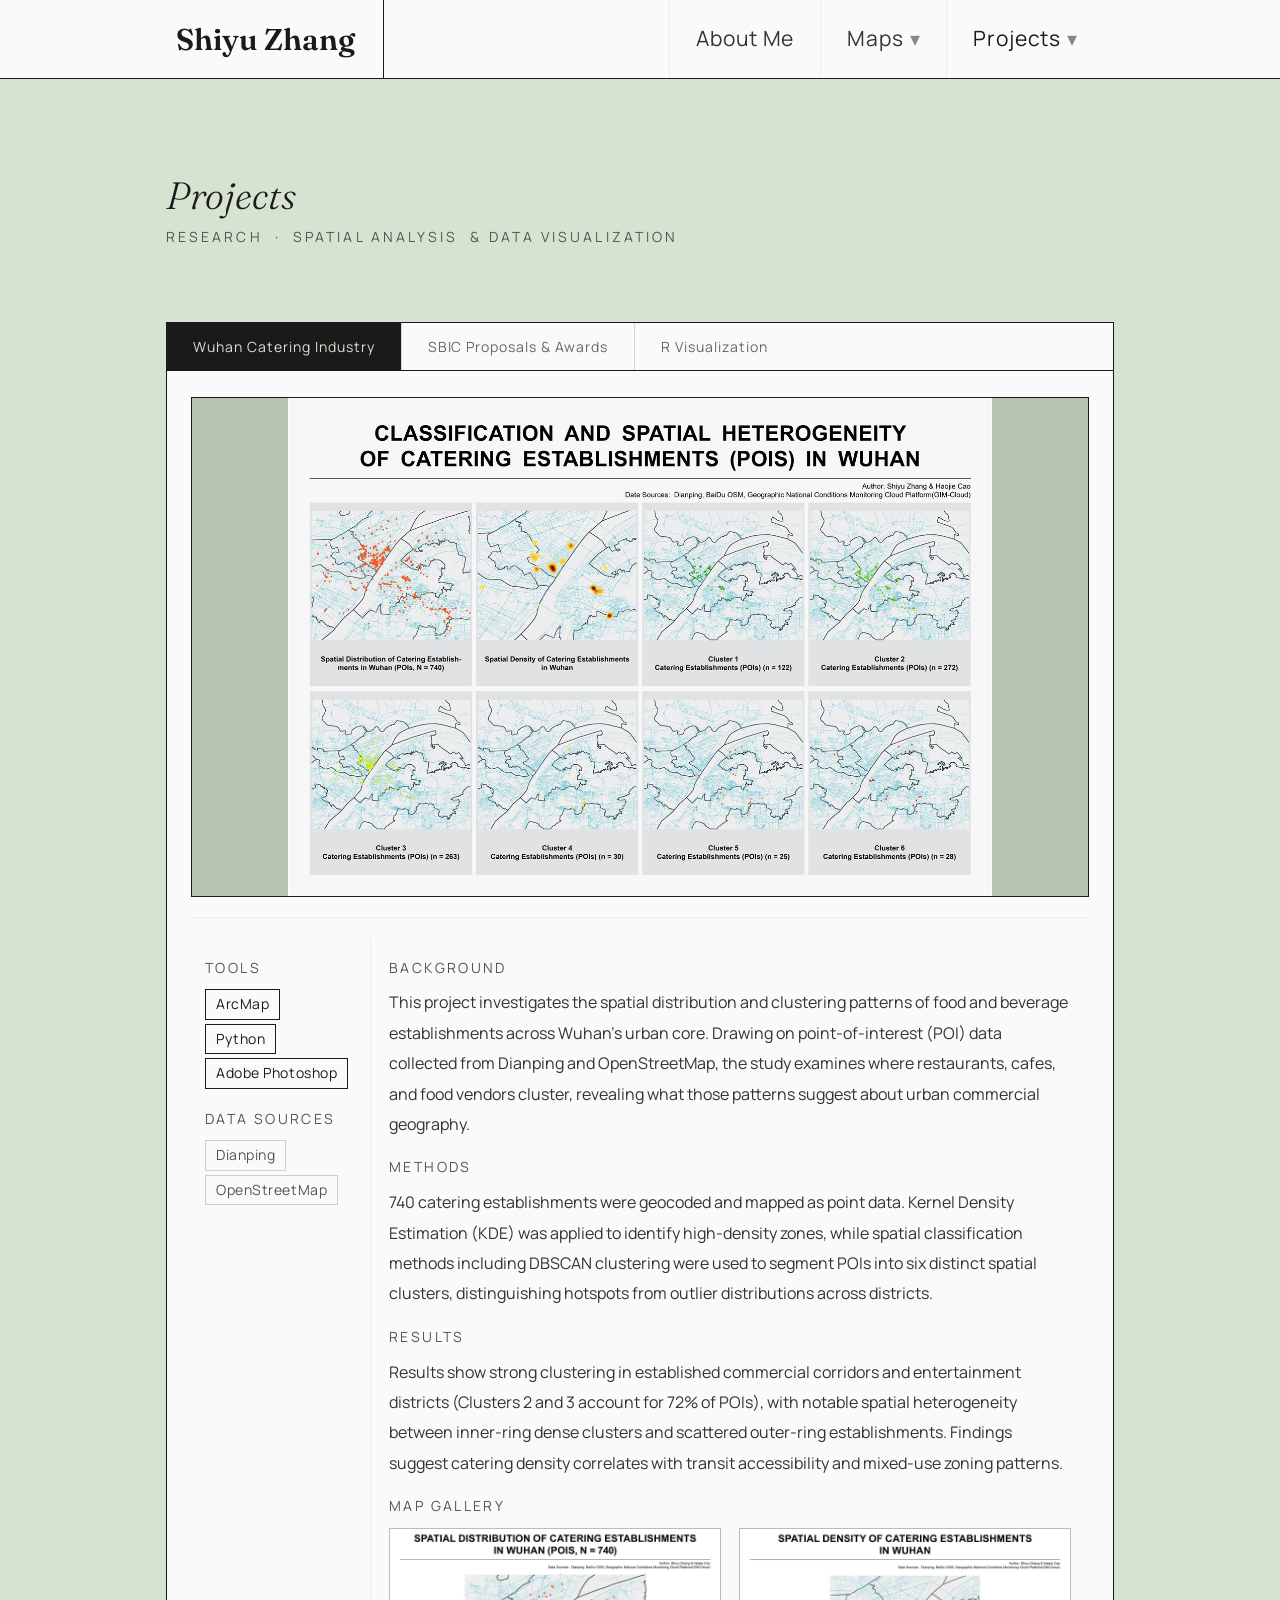
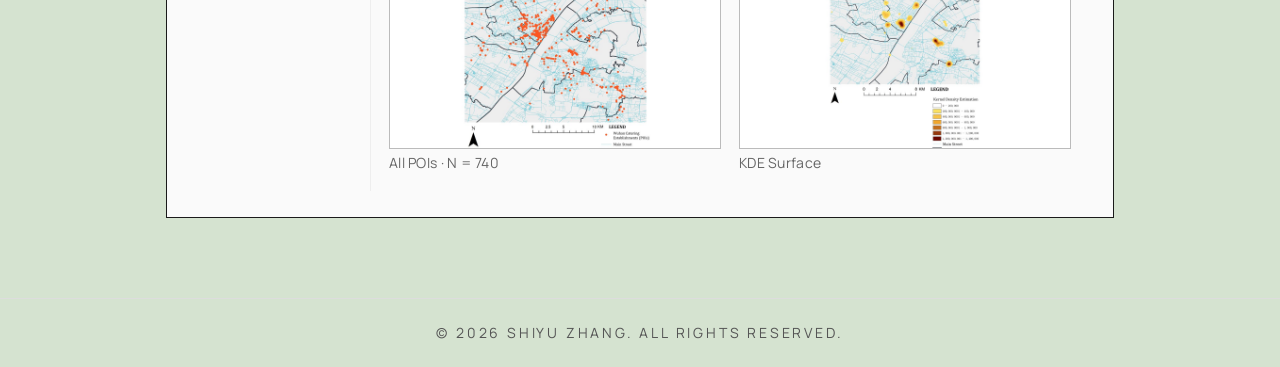
<file: projects.html>
<!DOCTYPE html>
<html lang="en">
<head>
  <meta charset="UTF-8">
  <meta name="viewport" content="width=device-width, initial-scale=1.0">
  <meta name="description" content="Research projects by Shiyu Zhang — Wuhan Catering POIs and SBIC Funding spatial analysis.">
  <title>Projects — Shiyu Zhang</title>
  <link rel="stylesheet" href="style.css">
</head>
<body>

<!-- NAVBAR -->
<nav class="navbar" aria-label="Main navigation">
  <div class="navbar-inner">
    <a class="nav-brand" href="index.html">Shiyu Zhang</a>
    <div class="nav-links">
      <div class="nav-item">
        <a class="nav-link" href="about.html">About Me</a>
      </div>
      <div class="nav-item">
        <span class="nav-link">Maps <span class="arr">▾</span></span>
        <div class="nav-dropdown">
          <a href="maps.html#static">Static Maps</a>
          <a href="maps.html#web">Web Maps</a>
          <a href="maps.html#animation">Animations</a>
        </div>
      </div>
      <div class="nav-item">
        <span class="nav-link active">Projects <span class="arr">▾</span></span>
        <div class="nav-dropdown">
          <a href="#wuhan">Wuhan Catering Industry</a>
          <a href="#sbic">SBIC Proposals & Awards</a>
          <a href="#tapwater">R Visualization</a>
        </div>
      </div>
    </div>
  </div>
</nav>

<main>
  <div class="container">
    <div class="page-body">

      <div class="page-header">
        <h1 class="page-header-title">Projects</h1>
        <div class="page-header-sub">Research &nbsp;·&nbsp; Spatial Analysis &nbsp;& Data Visualization</div>
      </div>

      <div class="maps-container">

        <!-- TABS -->
        <div class="tabs">
          <button class="tab-btn" data-tab="tab-wuhan" role="tab">Wuhan Catering Industry</button>
          <button class="tab-btn" data-tab="tab-sbic" role="tab">SBIC Proposals & Awards</button>
          <button class="tab-btn" data-tab="tab-tapwater" role="tab">R Visualization</button>
        </div>

        <!-- ── TAB 1: WUHAN ─────────────────────────────────── -->
        <div class="tab-content" id="tab-wuhan" role="tabpanel">

          <div class="proj-overview"
               data-modal-title="Classification and Spatial Heterogeneity of Catering Establishments in Wuhan"
               data-modal-img="Static%20Maps/Wuhan/wuhan-classification-poster.jpg">
            <img src="Static%20Maps/thumbs/wuhan-classification-poster.jpg" alt="Wuhan Catering — Classification and Spatial Heterogeneity">
            <span class="zoom-hint">⊕</span>
          </div>

          <div class="proj-layout proj-tab-body">

            <div class="proj-left">

              <div class="proj-sub-label">Tools</div>
              <div class="tag-group">
                <span class="tag tool">ArcMap</span>
                <span class="tag tool">Python</span>
                <span class="tag tool">Adobe Photoshop</span>
              </div>

              <div class="proj-sub-label">Data Sources</div>
              <div class="tag-group">
                <span class="tag">Dianping</span>
                <span class="tag">OpenStreetMap</span>
              </div>

            </div>

            <div class="proj-right">

              <div class="proj-sub-label">Background</div>
              <p class="proj-text">
                This project investigates the spatial distribution and clustering patterns of food and
                beverage establishments across Wuhan's urban core. Drawing on point-of-interest (POI)
                data collected from Dianping and OpenStreetMap, the study examines where restaurants,
                cafes, and food vendors cluster, revealing what those patterns suggest about urban
                commercial geography.
              </p>

              <div class="proj-sub-label">Methods</div>
              <p class="proj-text">
                740 catering establishments were geocoded and mapped as point data. Kernel Density
                Estimation (KDE) was applied to identify high-density zones, while spatial
                classification methods including DBSCAN clustering were used to segment POIs
                into six distinct spatial clusters, distinguishing hotspots from outlier distributions
                across districts.
              </p>

              <div class="proj-sub-label">Results</div>
              <p class="proj-text">
                Results show strong clustering in established commercial corridors and entertainment
                districts (Clusters 2 and 3 account for 72% of POIs), with notable spatial
                heterogeneity between inner-ring dense clusters and scattered outer-ring establishments.
                Findings suggest catering density correlates with transit accessibility and mixed-use
                zoning patterns.
              </p>

              <div class="proj-sub-label">Map Gallery</div>
              <div class="mini-gallery">

                <div class="thumb-item">
                  <div class="mini-thumb"
                       data-modal-title="All Catering Establishments (POIs) (N = 740)"
                       data-modal-img="Static%20Maps/Wuhan/wuhan-all-pois.jpg"
                       data-modal-project="projects.html#wuhan">
                    <img src="Static%20Maps/thumbs/wuhan-all-pois.jpg" alt="All Catering Establishments (POIs) in Wuhan">
                  </div>
                  <span class="thumb-label">All POIs · N = 740</span>
                </div>

                <div class="thumb-item">
                  <div class="mini-thumb"
                       data-modal-title="Kernel Density Estimation of Catering Establishments (POIs)"
                       data-modal-img="Static%20Maps/Wuhan/wuhan-kde.jpg"
                       data-modal-project="projects.html#wuhan">
                    <img src="Static%20Maps/thumbs/wuhan-kde.jpg" alt="Kernel Density Estimation">
                  </div>
                  <span class="thumb-label">KDE Surface</span>
                </div>

              </div>

            </div>
          </div>

        </div><!-- /tab-wuhan -->

        <!-- ── TAB 2: SBIC ──────────────────────────────────── -->
        <div class="tab-content" id="tab-sbic" role="tabpanel">

          <div class="proj-overview"
               data-modal-title="Multi-Scale Spatial-Temporal Analysis of SBIC Funding (1980–2020)"
               data-modal-img="Static%20Maps/SBIC/sbic-multiscale-poster.jpg">
            <img src="Static%20Maps/thumbs/sbic-multiscale-poster.jpg" alt="SBIC Proposals & Awards — Multi-Scale Spatial-Temporal Overview">
            <span class="zoom-hint">⊕</span>
          </div>

          <div class="proj-layout proj-tab-body">

            <div class="proj-left">

              <div class="proj-sub-label">Tools</div>
              <div class="tag-group">
                <span class="tag tool">ArcGIS Pro</span>
                <span class="tag tool">Python</span>
                <span class="tag tool">R</span>
                <span class="tag tool">Adobe Photoshop</span>
              </div>

              <div class="proj-sub-label">Data Sources</div>
              <div class="tag-group">
                <span class="tag">U.S. Small Business Administration</span>
                <span class="tag">PitchBook</span>
              </div>

              <div class="proj-sub-label">Contribution</div>
              <div class="proj-note">
                Data collection and preprocessing were conducted by collaborating researchers.
                This author conducted spatial analysis (including Moran's I analysis) and produced the maps featured in this portfolio.
              </div>

            </div>

            <div class="proj-right">

              <div class="proj-sub-label">Background</div>
              <p class="proj-text">
                  This project presents a multi-scale spatial-temporal analysis of Small Business
                  Investment Company (SBIC) proposals and awards across the United States from 1980
                  to 2020, exploring how federal venture capital distributed through SBICs has evolved
                  geographically over four decades and how these patterns relate to major innovation
                  hubs and leading startup cities.
              </p>

              <div class="proj-sub-label">Methods</div>
              <p class="proj-text">
                Cartographic visualization spans two spatial scales: U.S. metropolitan areas and
                top-ranked Startup cities. Each scale is mapped across three metrics: average award
                per proposal, total proposals, and total award amount, producing six thematic maps.
                A seventh comparative map contrasts metropolitan patterns against top startup cities.
                Proportional spike symbols are overlaid on choropleth backgrounds throughout.
              </p>

              <div class="proj-sub-label">Results</div>
              <p class="proj-text">
                Funding is heavily concentrated in coastal innovation hubs including California
                (San Francisco, Los Angeles), New York, and Massachusetts (Boston, Cambridge),
                across all metrics and time periods. At the Startup cities scale, Cambridge and Boston
                consistently lead in average award per proposal, while the comparative map reveals
                widening geographic disparities between startup cities and their surrounding metro
                areas after 2000.
              </p>

              <div class="proj-sub-label">Map Gallery</div>
              <div class="mini-gallery">


                <div class="thumb-item">
                  <div class="mini-thumb"
                       data-modal-title="Total SBIC Proposals by U.S. Metropolitan Area (1980–2020)"
                       data-modal-img="Static%20Maps/SBIC/sbic-total-proposals-metro.jpg"
                       data-modal-project="projects.html#sbic">
                    <img src="Static%20Maps/thumbs/sbic-total-proposals-metro.jpg" alt="Total SBIC Proposals by Metro Area">
                  </div>
                  <span class="thumb-label">Total Proposals · Metro Area</span>
                </div>

                <div class="thumb-item">
                  <div class="mini-thumb"
                       data-modal-title="Total SBIC Award Amount by U.S. Metropolitan Area (1980–2020)"
                       data-modal-img="Static%20Maps/SBIC/sbic-total-award-metro.jpg"
                       data-modal-project="projects.html#sbic">
                    <img src="Static%20Maps/thumbs/sbic-total-award-metro.jpg" alt="Total SBIC Award Amount by Metro Area">
                  </div>
                  <span class="thumb-label">Total Award · Metro Area</span>
                </div>

                <div class="thumb-item">
                  <div class="mini-thumb"
                       data-modal-title="Average SBIC Award Amount per Proposal by U.S. Metropolitan Area (1980–2020)"
                       data-modal-img="Static%20Maps/SBIC/sbic-avg-award-metro.jpg"
                       data-modal-project="projects.html#sbic">
                    <img src="Static%20Maps/thumbs/sbic-avg-award-metro.jpg" alt="Average SBIC Award per Proposal by Metro Area">
                  </div>
                  <span class="thumb-label">Avg Award · Metro Area</span>
                </div>

                <div class="thumb-item">
                  <div class="mini-thumb"
                       data-modal-title="Total SBIC Proposals by Top-Ranked Startup Cities (1980–2020)"
                       data-modal-img="Static%20Maps/SBIC/sbic-total-proposals-startupcities.jpg"
                       data-modal-project="projects.html#sbic">
                    <img src="Static%20Maps/thumbs/sbic-total-proposals-startupcities.jpg" alt="Total SBIC Proposals by Startup Cities">
                  </div>
                  <span class="thumb-label">Total Proposals · Startup Cities</span>
                </div>

                <div class="thumb-item">
                  <div class="mini-thumb"
                       data-modal-title="Total SBIC Award Amount by Top-Ranked Startup Cities (1980–2020)"
                       data-modal-img="Static%20Maps/SBIC/sbic-total-award-startupcities.jpg"
                       data-modal-project="projects.html#sbic">
                    <img src="Static%20Maps/thumbs/sbic-total-award-startupcities.jpg" alt="Total SBIC Award Amount by Startup Cities">
                  </div>
                  <span class="thumb-label">Total Award · Startup Cities</span>
                </div>

                <div class="thumb-item">
                  <div class="mini-thumb"
                       data-modal-title="Average SBIC Award Amount per Proposal by Top-Ranked Startup Cities (1980–2020)"
                       data-modal-img="Static%20Maps/SBIC/sbic-avg-award-startupcities.jpg"
                       data-modal-project="projects.html#sbic">
                    <img src="Static%20Maps/thumbs/sbic-avg-award-startupcities.jpg" alt="Average SBIC Award per Proposal by Startup Cities">
                  </div>
                  <span class="thumb-label">Avg Award · Startup Cities</span>
                </div>

                <div class="thumb-item">
                  <div class="mini-thumb"
                       data-modal-title="SBIC Award Patterns: Metropolitan Areas vs. Top Startup Cities (1980–2020)"
                       data-modal-img="Static%20Maps/SBIC/sbic-metro-vs-startup.jpg"
                       data-modal-project="projects.html#sbic">
                    <img src="Static%20Maps/thumbs/sbic-metro-vs-startup.jpg" alt="SBIC Award Metro Area vs Top Startup Cities">
                  </div>
                  <span class="thumb-label">Metro vs. Startup Cities</span>
                </div>

                <div class="thumb-item">
                  <div class="mini-thumb"
                       data-modal-title="Cumulative SBIC Proposal Count by U.S. Area (1980–2020)"
                       data-modal-img="Static%20Maps/SBIC/count_cumulative_map.png"
                       data-modal-project="projects.html#sbic">
                    <img src="Static%20Maps/thumbs/count_cumulative_map.jpg" alt="Cumulative SBIC Proposal Count Map">
                  </div>
                  <span class="thumb-label">Total Proposals · States</span>
                </div>

                <div class="thumb-item">
                  <div class="mini-thumb"
                       data-modal-title="KDE Density of SBIC Funding Across the United States (1980–2020)"
                       data-modal-img="Static%20Maps/SBIC/kde_density_map_usa.png"
                       data-modal-project="projects.html#sbic">
                    <img src="Static%20Maps/thumbs/kde_density_map_usa.jpg" alt="KDE Density of SBIC Funding Across the USA">
                  </div>
                  <span class="thumb-label">Kernel Density of Proposals · States</span>
                </div>

                <div class="thumb-item">
                  <a class="mini-thumb" href="maps.html#web-3d">
                    <img src="Static%20Maps/thumbs/sbic-proposals-web.png" alt="SBIC Proposals by State — 3D Interactive Map">
                  </a>
                  <span class="thumb-label">
                    <a href="maps.html#web-3d">Annual Spatial Distribution<br>View in Web Maps · 3D Visualization ↗</a>
                  </span>
                </div>

                <div class="thumb-item">
                  <a class="mini-thumb" href="maps.html#web-3d">
                    <img src="Static%20Maps/thumbs/sbic-proposals-density-web.png" alt="SBIC Proposal Density Surface — 3D Interactive Map">
                  </a>
                  <span class="thumb-label">
                    <a href="maps.html#web-3d">Annual Proposals Spatial Density<br>View in Web Maps · 3D Visualization ↗</a>
                  </span>
                </div>

                <div class="thumb-item">
                  <div class="mini-thumb"
                       data-modal-title="KDE Density of SBIC Funding Across the United States (1980–2020)"
                       data-modal-img="Animations/SBIC/Metro_animation/Yearly/Metro_Count.gif"
                       data-modal-project="projects.html#sbic">
                    <img src="Animations/SBIC/Metro_animation/Yearly/Metro_Count.gif" alt="KDE Density of SBIC Funding Across the USA">
                  </div>
                  <span class="thumb-label">
                    <a href="maps.html#animation">View All in Animations ↗</a>
                  </span>
                </div>

              </div>

            </div>
          </div>

        </div><!-- /tab-sbic -->

        <!-- ── TAB 3: COURSE REPORT ─────────────────────────── -->
        <div class="tab-content" id="tab-tapwater" role="tabpanel">

          <div class="course-report-header">
            <span class="course-report-title">Isotopic Analysis of Western U.S. Tap Water</span>
          </div>
          <div class="course-report-frame">
            <iframe src="Projects/earth%20systems.html" title="Isotopic Analysis of Western U.S. Tap Water" loading="lazy"></iframe>
          </div>

          <div class="course-report-meta">
            <div class="course-report-tags-row">
              <div class="course-report-tags">
                <span class="proj-sub-label">Tools</span>
                <span class="tag tool">R</span>
                <span class="tag">ggplot2</span>
                <span class="tag">dplyr</span>
              </div>
              <a href="Projects/earth%20systems.html" target="_blank" rel="noopener" class="course-report-btn">Open Full Screen ↗</a>
            </div>
            <div class="course-report-tags">
              <span class="proj-sub-label">Methods</span>
              <span class="tag tool">K-means</span>
              <span class="tag tool">DBSCAN</span>
              <span class="tag tool">PCA</span>
              <span class="tag tool">Linear Regression</span>
              <span class="tag tool">Spatial Lag Model</span>
            </div>
            <div class="course-report-tags">
              <span class="proj-sub-label">Data</span>
              <span class="tag">NCDC Climate Database</span>
              <span class="tag">Tap Water Isotope Dataset</span>
            </div>
          </div>

        </div><!-- /tab-tapwater -->

      </div><!-- /maps-container -->

    </div>
  </div>
</main>

<footer class="site-footer">© 2026 Shiyu Zhang. All rights reserved.</footer>

<!-- MODAL -->
<div class="modal-backdrop" id="modalBackdrop" role="dialog" aria-modal="true" aria-labelledby="modalTitle">
  <div class="modal-toolbar">
    <div class="modal-title" id="modalTitle"></div>
    <div class="modal-toolbar-right">
      <button class="modal-zoom-btn" id="modalZoomOut" title="Zoom out">−</button>
      <span class="modal-zoom-level" id="modalZoomLevel">Fit</span>
      <button class="modal-zoom-btn" id="modalZoomIn" title="Zoom in">+</button>
      <button class="modal-zoom-btn" id="modalZoomReset" title="Reset view">Fit</button>
      <button class="modal-close" id="modalClose">✕</button>
    </div>
  </div>
  <button class="modal-arrow modal-arrow-prev" id="modalPrev">&#8249;</button>
  <button class="modal-arrow modal-arrow-next" id="modalNext">&#8250;</button>
  <div class="modal-img" id="modalImg"></div>
  <div class="modal-foot">
    <a id="modalProjectLink" href="#" class="link-tag">Open Project</a>
    <span class="modal-hint">Scroll to zoom &nbsp;·&nbsp; Drag to pan &nbsp;·&nbsp; Double-click to reset</span>
  </div>
</div>

<script src="main.js"></script>
</body>
</html>
</file>
<file: style.css>
@import url('https://fonts.googleapis.com/css2?family=Manrope:wght@400;500;600&family=Fraunces:ital,wght@0,300;0,600;1,300&display=swap');

/* ── RESET ─────────────────────────────────────────────── */
*, *::before, *::after { box-sizing: border-box; margin: 0; padding: 0; }
html { scroll-behavior: smooth; }
body {
  background: #D5E3D0;
  font-family: 'Manrope', sans-serif;
  color: #1a1a1a;
  font-size: 16px;
  line-height: 1.7;
}
a { color: inherit; text-decoration: none; }
img { display: block; max-width: 100%; }
button { cursor: pointer; font-family: inherit; }

/* ── LAYOUT ─────────────────────────────────────────────── */
.container {
  max-width: 1020px;
  margin: 0 auto;
  padding: 0 36px;
}
.page-body { padding: 56px 0 80px; }

/* ── SECTION LABEL ──────────────────────────────────────── */
.section-label {
  font-size: 14px;
  letter-spacing: 0.2em;
  text-transform: uppercase;
  color: #555;
  margin-bottom: 18px;
  display: flex;
  align-items: center;
  gap: 12px;
}
.section-label::after {
  content: none;
}

/* ── NAVBAR ─────────────────────────────────────────────── */
.navbar {
  border-bottom: 1.5px solid #1a1a1a;
  background: #FAFAFA;
  position: sticky;
  top: 0;
  z-index: 100;
}
.navbar-inner {
  max-width: 1000px;
  margin: 0 auto;
  padding: 0 36px;
  display: flex;
  align-items: stretch;
  height: 78px;
}
.nav-brand {
  font-family: 'Fraunces', serif;
  font-size: 30px;
  font-weight: 600;
  display: flex;
  align-items: center;
  padding-right: 28px;
  border-right: 1.5px solid #1a1a1a;
  margin-right: auto;
  white-space: nowrap;
}
.nav-links {
  display: flex;
  align-items: stretch;
}
.nav-item {
  position: relative;
  display: flex;
  align-items: center;
}
.nav-link {
  display: flex;
  align-items: center;
  gap: 6px;
  padding: 0 26px;
  font-size: 21px;
  letter-spacing: 0.04em;
  color: #333;
  border-left: 1px solid #eee;
  height: 78px;
  white-space: nowrap;
  transition: color 0.15s;
  user-select: none;
}
.nav-link:hover { color: #1a1a1a; }
.nav-link.active { color: #1a1a1a; }
.arr { font-size: 20px; color: #888; line-height: 1; }

/* ── NAVBAR DROPDOWN ────────────────────────────────────── */
.nav-dropdown {
  position: absolute;
  top: 100%;
  right: 0;
  background: #FAFAFA;
  border: 1.5px solid #1a1a1a;
  border-top: none;
  min-width: 240px;
  display: none;
  z-index: 200;
}
.nav-item:hover .nav-dropdown { display: block; }
.nav-dropdown a {
  display: block;
  padding: 14px 22px;
  font-size: 16px;
  letter-spacing: 0.04em;
  color: #333;
  border-bottom: 1px solid #eee;
  transition: background 0.1s, color 0.1s;
}
.nav-dropdown a:last-child { border-bottom: none; }
.nav-dropdown a:hover { background: #D5E3D0; color: #1a1a1a; }

/* ── HERO ────────────────────────────────────────────────── */
.hero {
  padding: 72px 0 64px;
  border-bottom: 1px solid #ddd;
  margin-bottom: 52px;

  display: flex;
  flex-direction: column;
  align-items: center;   
  text-align: center;     
}

.hero-text{
  text-align:center;
  margin:0 auto;
}

.hero-name {
  font-family: 'Fraunces', serif;
  font-style: italic;
  font-weight: 300;
  font-size: 64px;
  line-height: 1.0;
  margin-bottom: 18px;
  letter-spacing: -0.01em;
}
.hero-role {
  font-size: 14px;
  letter-spacing: 0.24em;
  text-transform: uppercase;
  color: #555;
  margin-bottom: 22px;
}
.hero-desc {
  font-size: 16px;
  color: #333;
  max-width: 440px;
  line-height: 2.0;
  margin: 0 auto 14px;
}

/* ── TAGS ────────────────────────────────────────────────── */
.tag {
  display: inline-block;
  border: 1px solid #ccc;
  padding: 3px 10px;
  font-size: 14px;
  color: #555;
  margin: 2px 3px 2px 0;
  letter-spacing: 0.04em;
}
.tag.tool { border-color: #1a1a1a; color: #1a1a1a; }
.tag-group { line-height: 1.6; }
.tag-sep { display: inline-block; color: #bbb; font-size: 18px; margin: 0 6px; vertical-align: middle; }

/* ── LINK TAG ────────────────────────────────────────────── */
.link-tag {
  display: inline-flex;
  align-items: center;
  gap: 4px;
  font-size: 14px;
  border: 1px solid #1a1a1a;
  padding: 4px 10px;
  color: #1a1a1a;
  letter-spacing: 0.05em;
  transition: background 0.12s, color 0.12s;
}
.link-tag::before { content: '↗'; font-size: 8px; }
.link-tag:hover { background: #1a1a1a; color: #D5E3D0; }

/* ── SECTION ─────────────────────────────────────────────── */
.sec { margin-bottom: 52px; }

/* ── FEATURED GRID ───────────────────────────────────────── */
.featured-grid {
  display: grid;
  grid-template-columns: repeat(2, 1fr);
  gap: 14px;
}
.feat-card {
  border: 1.5px solid #1a1a1a;
  background: #FAFAFA;
  overflow: hidden;
  cursor: pointer;
  transition: box-shadow 0.15s;
  display: block;
}
.feat-card:hover { box-shadow: 4px 4px 0 #1a1a1a; }
.feat-card-img {
  height: 355px;
  background: #B5C4AE;
  display: flex;
  align-items: center;
  justify-content: center;
  font-size: 10px;
  color: #666;
  letter-spacing: 0.1em;
  text-transform: uppercase;
  position: relative;
  overflow: hidden;
}
.feat-card-img img {
  width: 100%;
  height: 100%;
  object-fit: cover;
  position: absolute;
  inset: 0;
}
.feat-card-img.alt { background: #AEBFA8; }
.feat-card-img iframe {
  position: absolute;
  inset: 0;
  width: 100%;
  height: 100%;
  border: none;
  display: block;
}
.feat-card-img video {
  position: absolute;
  inset: 0;
  width: 100%;
  height: 100%;
  object-fit: cover;
}
.feat-card-web { cursor: default; }
.feat-card-web:hover { box-shadow: none; }
.feat-card-web .feat-card-link::before { display: none; }
.feat-card-web .feat-card-link a { font-size: 13px; color: #555; text-decoration: none; }
.feat-card-web .feat-card-link a:hover { color: #1a1a1a; }
.feat-card-body { padding: 14px 16px 16px; }
.feat-card-type {
  font-size: 14px;
  letter-spacing: 0.2em;
  text-transform: uppercase;
  color: #666;
  margin-bottom: 6px;
}
.feat-card-title {
  font-size: 16px;
  line-height: 1.5;
  margin-bottom: 8px;
  color: #1a1a1a;
}
.feat-card-link {
  font-size: 14px;
  color: #555;
  display: flex;
  align-items: center;
  gap: 4px;
}
.feat-card-link::before { content: '↗'; color: #666; }

/* FORCE wide featured card */
.featured-grid .feat-card-wide {
  grid-column: 1 / -1 !important;
}
.featured-grid .feat-card-wide .feat-card-img {
  height: 400px !important;
}
.featured-grid .feat-card-wide .wc-frame {
  height: 400px;
}

/* ── PAGE HEADER ─────────────────────────────────────────── */
.page-header {
  padding: 40px 0 32px;
  border-bottom: 1px solid #ddd;
  margin-bottom: 40px;
}
.page-header-title {
  font-family: 'Fraunces', serif;
  font-style: italic;
  font-weight: 300;
  font-size: 38px;
  margin-bottom: 8px;
  line-height: 1.1;
}
.page-header-sub {
  font-size: 14px;
  letter-spacing: 0.22em;
  text-transform: uppercase;
  color: #555;
}

/* ── MAP TABS ────────────────────────────────────────────── */
.maps-container {
  border: 1.5px solid #1a1a1a;
  background: #FAFAFA;
  overflow: hidden;
}
.tabs {
  display: flex;
  border-bottom: 1.5px solid #1a1a1a;
}
.tab-btn {
  padding: 14px 26px;
  font-size: 14px;
  letter-spacing: 0.07em;
  border: none;
  border-right: 1px solid #D1DCCC;
  background: transparent;
  color: #666;
  cursor: pointer;
  font-family: 'Manrope', sans-serif;
  transition: background 0.12s, color 0.12s;
}
.tab-btn:last-child { border-right: none; }
.tab-btn.active { background: #1a1a1a; color: #D5E3D0; }
.tab-btn:hover:not(.active) { background: #D5E3D0; color: #333; }
.tab-content { display: none; padding: 26px 24px; }
.tab-content.active { display: block; }

/* ── MAP GROUP TITLE ─────────────────────────────────────── */
.map-group-title {
  font-size: 14px;
  letter-spacing: 0.18em;
  text-transform: uppercase;
  color: #555;
  margin-bottom: 0;
}

/* ── CAROUSEL ────────────────────────────────────────────── */
.map-group { margin-bottom: 0; }
.map-group-header {
  display: flex;
  align-items: center;
  justify-content: space-between;
  margin-bottom: 16px;
}
.carousel-nav {
  display: flex;
  align-items: center;
  gap: 14px;
}
.carousel-prev, .carousel-next {
  background: none;
  border: 1.5px solid #1a1a1a;
  width: 36px;
  height: 36px;
  cursor: pointer;
  font-size: 22px;
  line-height: 1;
  display: flex;
  align-items: center;
  justify-content: center;
  color: #1a1a1a;
  transition: background 0.15s, color 0.15s;
  flex-shrink: 0;
}
.carousel-prev:hover, .carousel-next:hover { background: #1a1a1a; color: #FAFAFA; }
.carousel-prev:disabled, .carousel-next:disabled { opacity: 0.28; cursor: default; }
.carousel-prev:disabled:hover, .carousel-next:disabled:hover { background: none; color: #1a1a1a; }
.carousel-counter {
  font-size: 13px;
  color: #555;
  min-width: 38px;
  text-align: center;
  letter-spacing: 0.05em;
}
.map-carousel { overflow: hidden; }
.carousel-track {
  display: flex;
  transition: transform 0.35s ease;
  will-change: transform;
}
.carousel-track .map-card { flex: 0 0 694px; }

/* ── MAP CARDS ───────────────────────────────────────────── */
.map-cards {
  display: flex;
  gap: 12px;
  flex-wrap: wrap;
}
.map-card {
  width: 694px;
  border: 1.5px solid #1a1a1a;
  background: #FAFAFA;
  overflow: hidden;
  flex-shrink: 0;
}
.map-card-img {
  height: 491px;
  background: #ccc;
  display: flex;
  align-items: center;
  justify-content: center;
  font-size: 9px;
  color: #666;
  letter-spacing: 0.08em;
  text-transform: uppercase;
  cursor: zoom-in;
  position: relative;
  transition: filter 0.15s;
  overflow: hidden;
}
.map-card-img:hover { filter: brightness(0.88); }
.map-card-img img { width: 100%; height: 100%; object-fit: cover; position: absolute; inset: 0; }
.zoom-hint {
  position: absolute;
  bottom: 6px;
  right: 8px;
  font-size: 14px;
  color: #fff;
  opacity: 0;
  transition: opacity 0.15s;
  text-shadow: 0 1px 3px rgba(0,0,0,0.3);
  pointer-events: none;
}
.map-card-img:hover .zoom-hint { opacity: 1; }
.map-card-body { padding: 18px 22px 24px; }
.map-card-title {
  font-size: 16px;
  font-weight: 500;
  line-height: 1.55;
  margin-bottom: 7px;
  letter-spacing: 0.02em;
}
.map-card-desc {
  font-size: 14px;
  color: #555;
  line-height: 1.8;
  margin-bottom: 12px;
}
.map-card-tools {
  display: flex;
  align-items: center;
  gap: 10px;
}
.map-card-tool {
  font-size: 14px;
  letter-spacing: 0.08em;
  color: #888;
}

/* ── BREAK BAR ───────────────────────────────────────────── */
.break-bar {
  display: flex;
  align-items: center;
  gap: 12px;
  font-size: 10px;
  letter-spacing: 0.22em;
  text-transform: uppercase;
  color: #777;
  margin: 26px 0;
}
.break-bar::before, .break-bar::after {
  content: '';
  flex: 1;
  height: 1px;
  background: #D1DCCC;
}

/* ── WEB MAP CARDS ───────────────────────────────────────── */
.web-maps {
  display: flex;
  flex-direction: column;
  gap: 6px;
}
.web-maps .map-group-header { margin-bottom: 0; }
.web-maps .break-bar { margin: 10px 0; }
.web-card {
  border: 1px solid #ccc;
  overflow: hidden;
  background: #FAFAFA;
}
.wc-frame {
  height: 88vh;
  min-height: 560px;
  background: #f0ede6;
  position: relative;
}
.wc-frame iframe {
  width: 100%;
  height: 100%;
  border: none;
  display: block;
}
.wc-loading {
  position: absolute;
  inset: 0;
  display: flex;
  flex-direction: column;
  align-items: center;
  justify-content: center;
  gap: 14px;
  pointer-events: none;
  color: #888;
  font-size: 12px;
  letter-spacing: 0.12em;
  text-transform: uppercase;
}
.wc-loading-spinner {
  width: 28px;
  height: 28px;
  border: 2px solid #ccc;
  border-top-color: #555;
  border-radius: 50%;
  animation: wc-spin 0.8s linear infinite;
}
@keyframes wc-spin {
  to { transform: rotate(360deg); }
}
.wc-frame.loaded .wc-loading { display: none; }
.wc-foot {
  padding: 7px 14px;
  font-size: 14px;
  color: #555;
  border-top: 1px solid #eee;
  display: flex;
  align-items: center;
  justify-content: space-between;
  gap: 12px;
}
.wc-foot-title {
  font-size: 14px;
  letter-spacing: 0.1em;
  text-transform: uppercase;
  color: #444;
}
.wc-foot-tool {
  font-size: 14px;
  letter-spacing: 0.08em;
  color: #888;
  margin-left: 10px;
  text-transform: none;
}
.web-card-divider {
  text-align: center;
  color: #aaa;
  font-size: 20px;
  line-height: 1;
  padding: 14px 0;
}
.wc-foot a { color: #1a1a1a; text-decoration: underline; }

/* ── PROJECT DETAIL ──────────────────────────────────────── */
.proj-block {
  border: 1.5px solid #1a1a1a;
  background: #FAFAFA;
  overflow: hidden;
  margin-bottom: 20px;
}
.proj-block:last-child { margin-bottom: 0; }
.proj-head {
  background: #1a1a1a;
  color: #D5E3D0;
  font-size: 14px;
  padding: 10px 16px;
  letter-spacing: 0.14em;
  text-transform: uppercase;
  display: flex;
  justify-content: space-between;
  align-items: center;
}
.proj-head-note { opacity: 0.38; font-size: 12px; }
.proj-layout {
  display: grid;
  grid-template-columns: 180px 1fr;
}
.proj-left { padding: 18px 14px; border-right: 1px solid #eee; }
.proj-right { padding: 18px 18px; }
.proj-sub-label {
  font-size: 14px;
  letter-spacing: 0.17em;
  text-transform: uppercase;
  color: #555;
  margin-bottom: 8px;
  margin-top: 16px;
}
.proj-sub-label:first-child { margin-top: 0; }
.poster-box {
  width: 100%;
  height: 360px;
  background: #B5C4AE;
  border: 1px solid #bbb;
  display: flex;
  align-items: center;
  justify-content: center;
  font-size: 9px;
  color: #666;
  letter-spacing: 0.1em;
  overflow: hidden;
  cursor: zoom-in;
  position: relative;
  transition: filter 0.15s;
}
.poster-box:hover { filter: brightness(0.88); }
.poster-box img { width: 100%; height: 100%; object-fit: cover; position: absolute; inset: 0; }
.proj-text {
  font-size: 16px;
  color: #333;
  line-height: 1.9;
  margin-bottom: 12px;
}
.proj-note {
  font-size: 14px;
  color: #666;
  line-height: 1.6;
  background: #FAFAFA;
  border: 1px solid #D1DCCC;
  padding: 8px 10px;
  margin-bottom: 8px;
}
.mini-gallery{
  display: grid;
  grid-template-columns: repeat(2, 1fr);
  gap: 18px;
  margin-top: 10px;
}
.thumb-item {
  display: flex;
  flex-direction: column;
  gap: 5px;
}
.thumb-label {
  font-size: 14px;
  color: #666;
  line-height: 1.35;
  letter-spacing: 0.02em;
  max-width: 250px;
}
.mini-thumb {
  width: 100%;         
  aspect-ratio: 3 / 2;
  background: #ccc;
  border: 1px solid #bbb;
  display: block;
  align-items: center;
  justify-content: center;
  font-size: 9px;
  color: #666;
  letter-spacing: 0.06em;
  text-transform: uppercase;
  cursor: zoom-in;
  transition: filter 0.15s, border-color 0.15s;
  overflow: hidden;
  position: relative;
}
.mini-thumb:hover { filter: brightness(0.85); border-color: #1a1a1a; }
.mini-thumb img{
  width: 100%;
  height: 100%;
  object-fit: cover;
  display: block;
}

.proj-overview {
  width: 100%;
  height: 500px;
  background: #B5C4AE;
  cursor: zoom-in;
  position: relative;
  overflow: hidden;
  transition: filter 0.15s;
  border: 1.5px solid #1a1a1a;
}
.proj-overview:hover { filter: brightness(0.88); }
.proj-overview img { width: 100%; height: 100%; object-fit: contain; position: absolute; inset: 0; }
.proj-overview:hover .zoom-hint { opacity: 1; }
.proj-tab-body { border-top: 1.5px solid #eee; margin-top: 20px; padding-top: 20px; }

.course-report-header {
  display: flex;
  align-items: center;
  justify-content: space-between;
  gap: 16px;
  margin-bottom: 10px;
}
.course-report-title {
  font-size: 14px;
  color: #555;
  letter-spacing: 0.03em;
}
.course-report-frame {
  width: 100%;
  height: 72vh;
  min-height: 500px;
  border: 1.5px solid #1a1a1a;
  overflow: hidden;
}
.course-report-frame iframe { width: 100%; height: 100%; border: none; display: block; }
.course-report-meta {
  display: flex;
  flex-direction: column;
  gap: 10px;
  margin-top: 14px;
}
.course-report-tags-row {
  display: flex;
  align-items: center;
  justify-content: space-between;
  gap: 16px;
  flex-wrap: wrap;
}
.course-report-tags {
  display: flex;
  align-items: center;
  gap: 8px;
  flex-wrap: wrap;
}
.course-report-tags .proj-sub-label { margin: 0; }
.course-report-btn {
  display: inline-flex;
  align-items: center;
  gap: 6px;
  padding: 8px 18px;
  background: #1a1a1a;
  color: #f2ede4;
  font-family: inherit;
  font-size: 13px;
  letter-spacing: 0.06em;
  text-decoration: none;
  border: 1.5px solid #1a1a1a;
  transition: background 0.15s, color 0.15s;
  white-space: nowrap;
}
.course-report-btn:hover { background: #f2ede4; color: #1a1a1a; }

/* ── ABOUT ───────────────────────────────────────────────── */
.about-container {
  border: 1.5px solid #1a1a1a;
  background: #FAFAFA;
  overflow: hidden;
}
.about-layout {
  display: grid;
  grid-template-columns: 210px 1fr;
}
.about-left { padding: 22px 14px; border-right: 1px solid #eee; }
.about-right { padding: 22px 22px; }
.photo-box {
  display: inline-block;
  width: 100%;
  height: 280px;
  background: #B5C4AE;
  border: 1px solid #bbb;
  align-items: center;
  justify-content: center;
  font-size: 9px;
  color: #666;
  letter-spacing: 0.1em;
  margin-bottom: 14px;
  overflow: hidden;
}
.photo-box img { width: auto; height: 100%; display: block; }
.about-meta { font-size: 16px; color: #444; line-height: 2.3; }
.about-contact { margin-top: 20px; display: flex; flex-direction: column; gap: 10px; }
.about-contact-item {
  display: flex;
  align-items: center;
  gap: 8px;
  font-size: 13px;
  color: #1a1a1a;
  text-decoration: none;
  transition: color 0.12s;
}
.about-contact-item:hover { color: #444; }
.about-contact-item svg { flex-shrink: 0; color: #444; }
.about-sub-label {
  font-size: 14px;
  letter-spacing: 0.2em;
  text-transform: uppercase;
  color: #555;
  margin-bottom: 8px;
  margin-top: 32px;
}
.about-sub-label::before {
  content: '';
  display: block;
  width: 28px;
  height: 1px;
  background: #888;
  margin-bottom: 12px;
}
.about-sub-label:first-child { margin-top: 0; }
.about-sub-label:first-child::before { display: none; }
.about-text {
  font-size: 16px;
  color: #333;
  line-height: 2.0;
  margin-bottom: 12px;
}


/* ── FOOTER ──────────────────────────────────────────────── */
.site-footer {
  border-top: 1px solid #ddd;
  padding: 22px 0;
  text-align: center;
  font-size: 14px;
  letter-spacing: 0.2em;
  text-transform: uppercase;
  color: #555;
}

/* ── MODAL ───────────────────────────────────────────────── */
.modal-backdrop {
  position: fixed;
  inset: 0;
  background: rgba(10, 10, 10, 0.93);
  display: none;
  z-index: 500;
  overflow: hidden;
  cursor: grab;
  user-select: none;
}
.modal-backdrop.open { display: block; }
.modal-backdrop.dragging { cursor: grabbing; }
.modal-toolbar {
  position: absolute;
  top: 0; left: 0; right: 0;
  display: flex;
  align-items: center;
  justify-content: space-between;
  padding: 10px 16px;
  background: rgba(20, 20, 20, 0.75);
  backdrop-filter: blur(6px);
  z-index: 10;
  gap: 12px;
}
.modal-title {
  font-size: 12px;
  letter-spacing: 0.07em;
  color: #ccc;
  flex: 1;
  line-height: 1.4;
  overflow: hidden;
  white-space: nowrap;
  text-overflow: ellipsis;
}
.modal-toolbar-right {
  display: flex;
  align-items: center;
  gap: 6px;
  flex-shrink: 0;
}
.modal-zoom-btn, .modal-close {
  background: rgba(255,255,255,0.1);
  border: 1px solid rgba(255,255,255,0.22);
  color: #ddd;
  font-family: 'Manrope', sans-serif;
  font-size: 15px;
  width: 32px;
  height: 32px;
  display: flex;
  align-items: center;
  justify-content: center;
  cursor: pointer;
  transition: background 0.12s;
  flex-shrink: 0;
}
.modal-zoom-btn:hover, .modal-close:hover { background: rgba(255,255,255,0.25); color: #fff; }
.modal-close { font-size: 13px; margin-left: 6px; }
.modal-zoom-level {
  font-size: 11px;
  color: #aaa;
  min-width: 36px;
  text-align: center;
  letter-spacing: 0.04em;
}
.modal-arrow {
  position: absolute;
  top: 50%;
  transform: translateY(-50%);
  background: rgba(255,255,255,0.08);
  border: 1px solid rgba(255,255,255,0.2);
  color: #ccc;
  font-size: 40px;
  width: 52px;
  height: 80px;
  display: none;
  align-items: center;
  justify-content: center;
  cursor: pointer;
  z-index: 11;
  transition: background 0.12s, color 0.12s;
  line-height: 1;
}
.modal-arrow:hover { background: rgba(255,255,255,0.22); color: #fff; }
.modal-arrow:disabled { opacity: 0.18; cursor: default; pointer-events: none; }
.modal-arrow.visible { display: flex; }
.modal-arrow-prev { left: 14px; }
.modal-arrow-next { right: 14px; }

.modal-img {
  position: absolute;
  inset: 0;
  display: flex;
  align-items: center;
  justify-content: center;
}
.modal-img img {
  display: block;
  max-width: 100vw;
  max-height: 100vh;
  width: auto;
  height: auto;
  object-fit: contain;
  transform-origin: center center;
  will-change: transform;
  pointer-events: none;
}
.modal-foot {
  position: absolute;
  bottom: 0; left: 0; right: 0;
  padding: 10px 16px;
  background: rgba(20, 20, 20, 0.75);
  backdrop-filter: blur(6px);
  display: flex;
  gap: 16px;
  align-items: center;
  z-index: 10;
}
.modal-hint {
  font-size: 11px;
  color: #777;
  letter-spacing: 0.04em;
}

/* ── RESPONSIVE ──────────────────────────────────────────── */
@media (max-width: 720px) {
  .container { padding: 0 20px; }
  .navbar-inner { padding: 0 20px; }
  .hero { flex-direction: column-reverse; gap: 28px; padding: 48px 0 40px; }
  .hero-name { font-size: 38px; }
  .featured-grid { grid-template-columns: 1fr; }
  .proj-layout { grid-template-columns: 1fr; }
  .proj-left { border-right: none; border-bottom: 1px solid #eee; }
  .about-layout { grid-template-columns: 1fr; }
  .about-left { border-right: none; border-bottom: 1px solid #eee; }
  .web-maps { gap: 24px; }
  .anim-cards { grid-template-columns: repeat(2, 1fr); }
  .map-cards { flex-direction: column; }
  .map-card { width: 100%; }
  .wc-frame { height: 70vh; min-height: 420px; }
}
</file>
